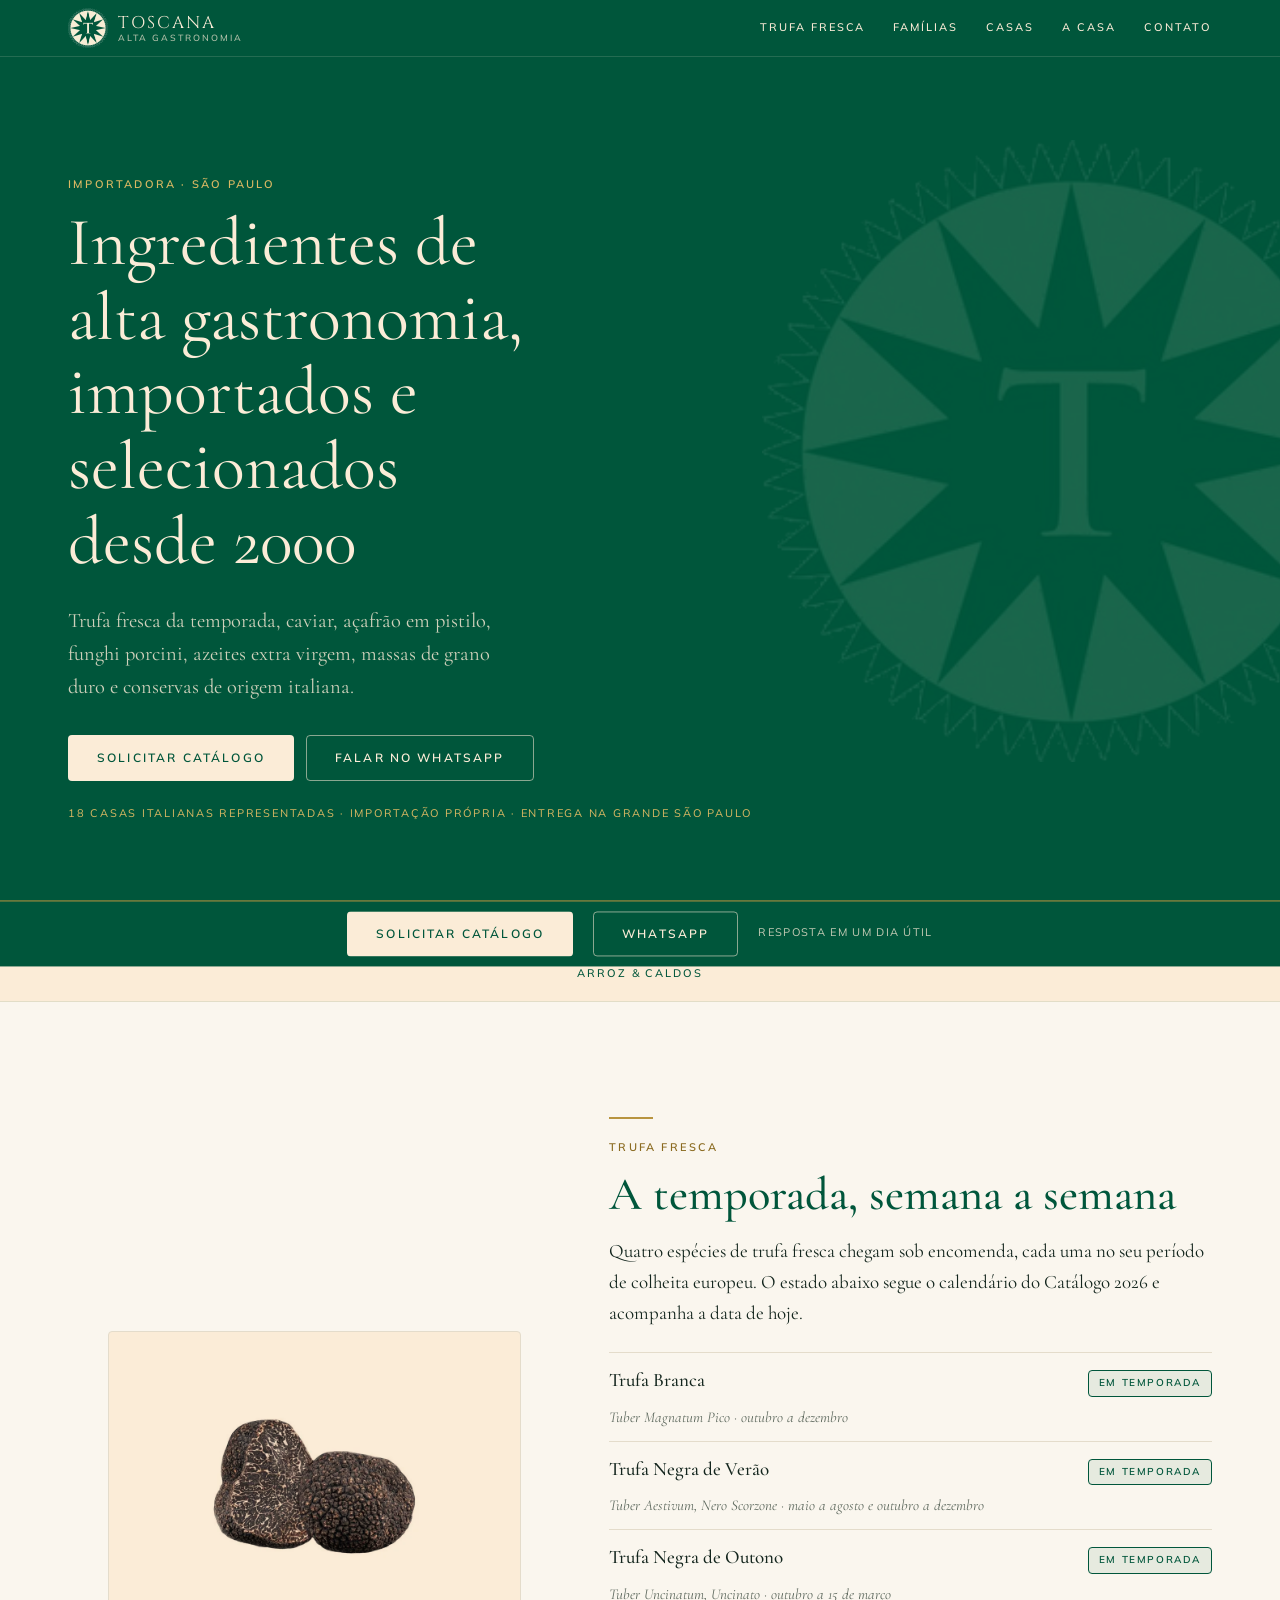
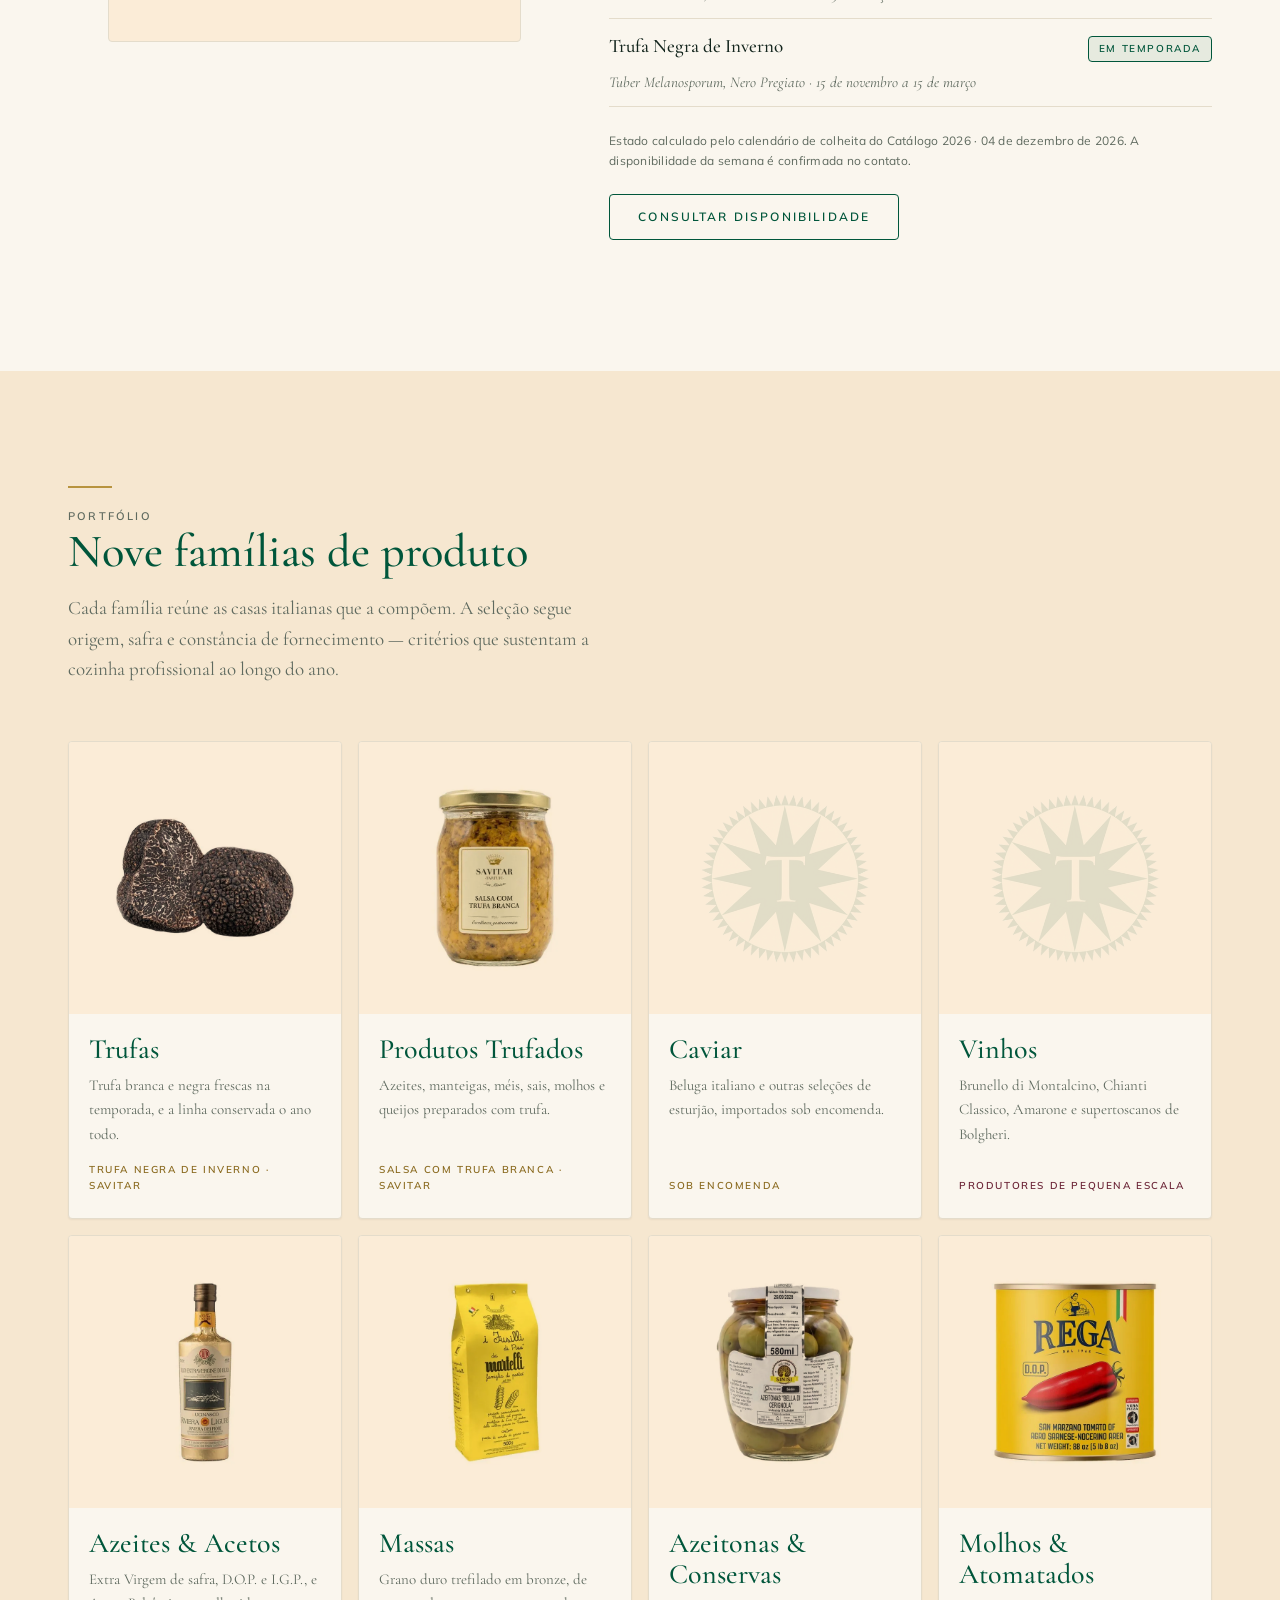
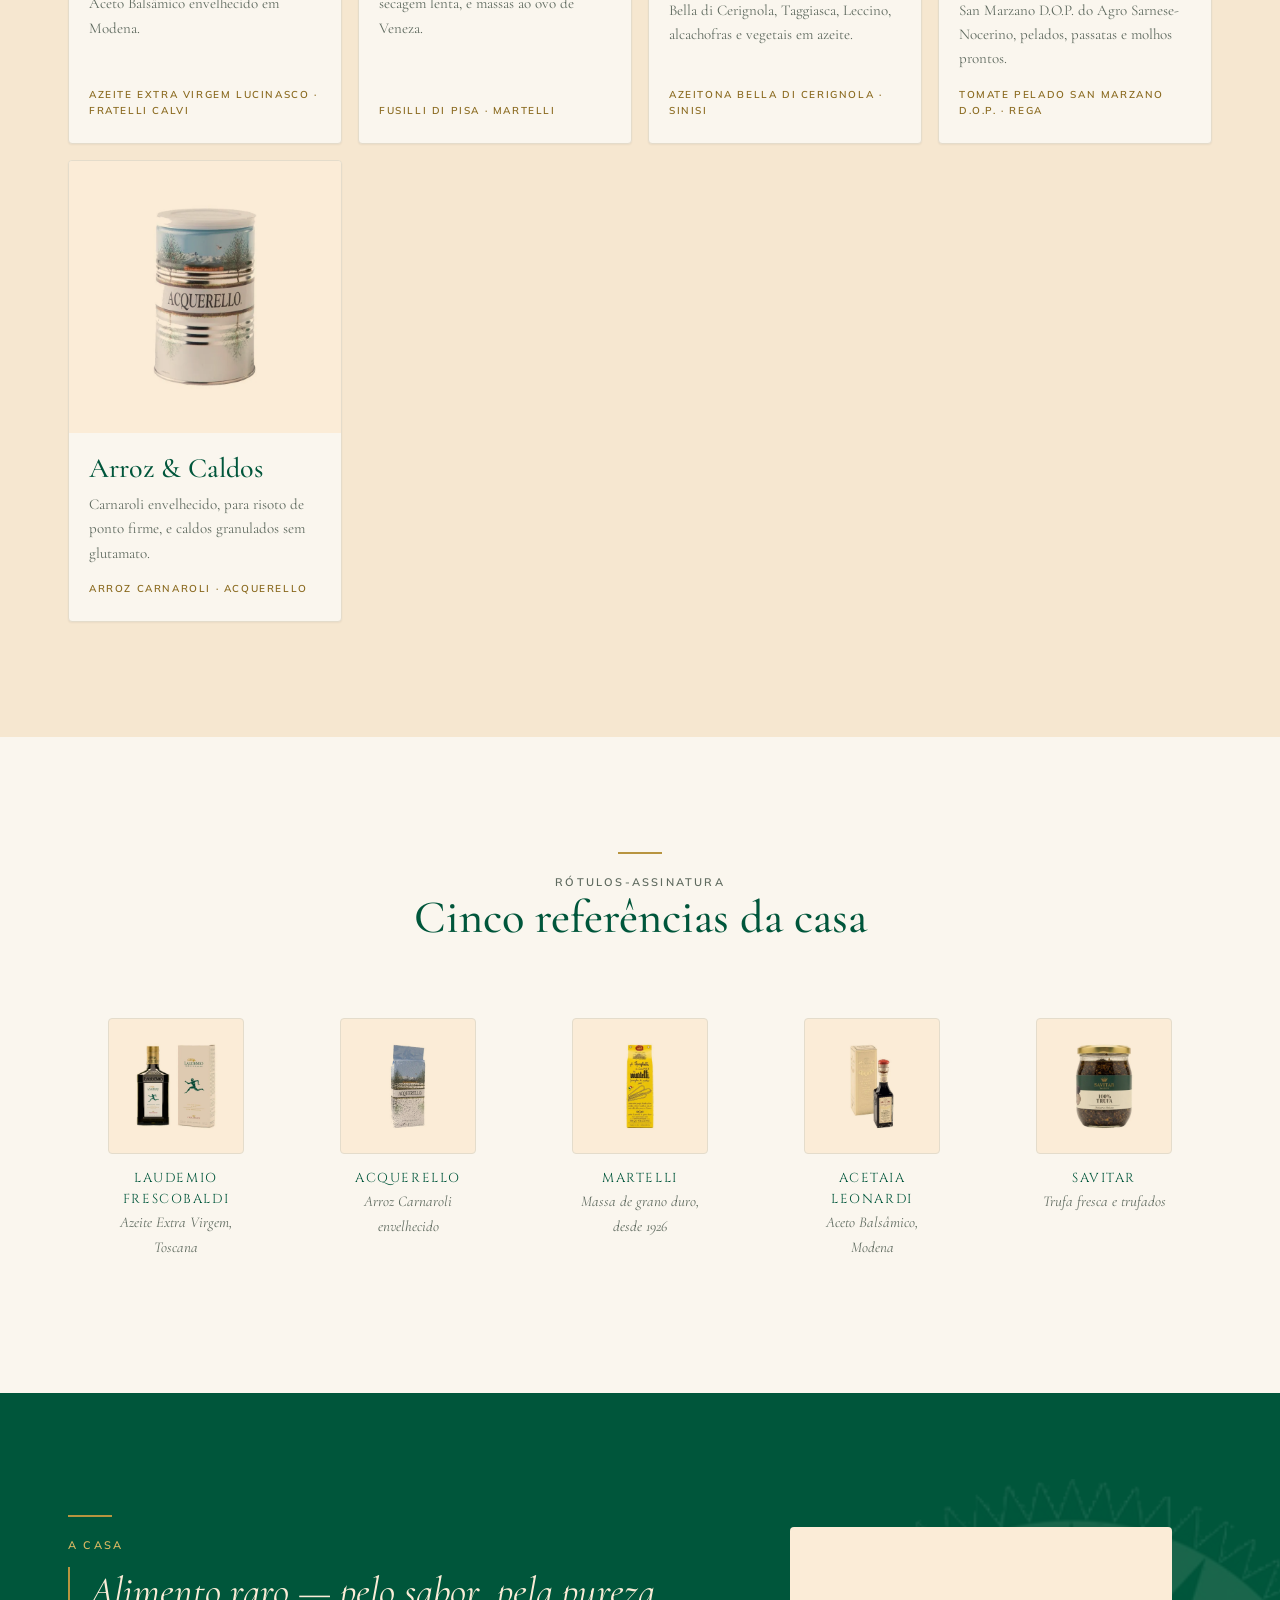
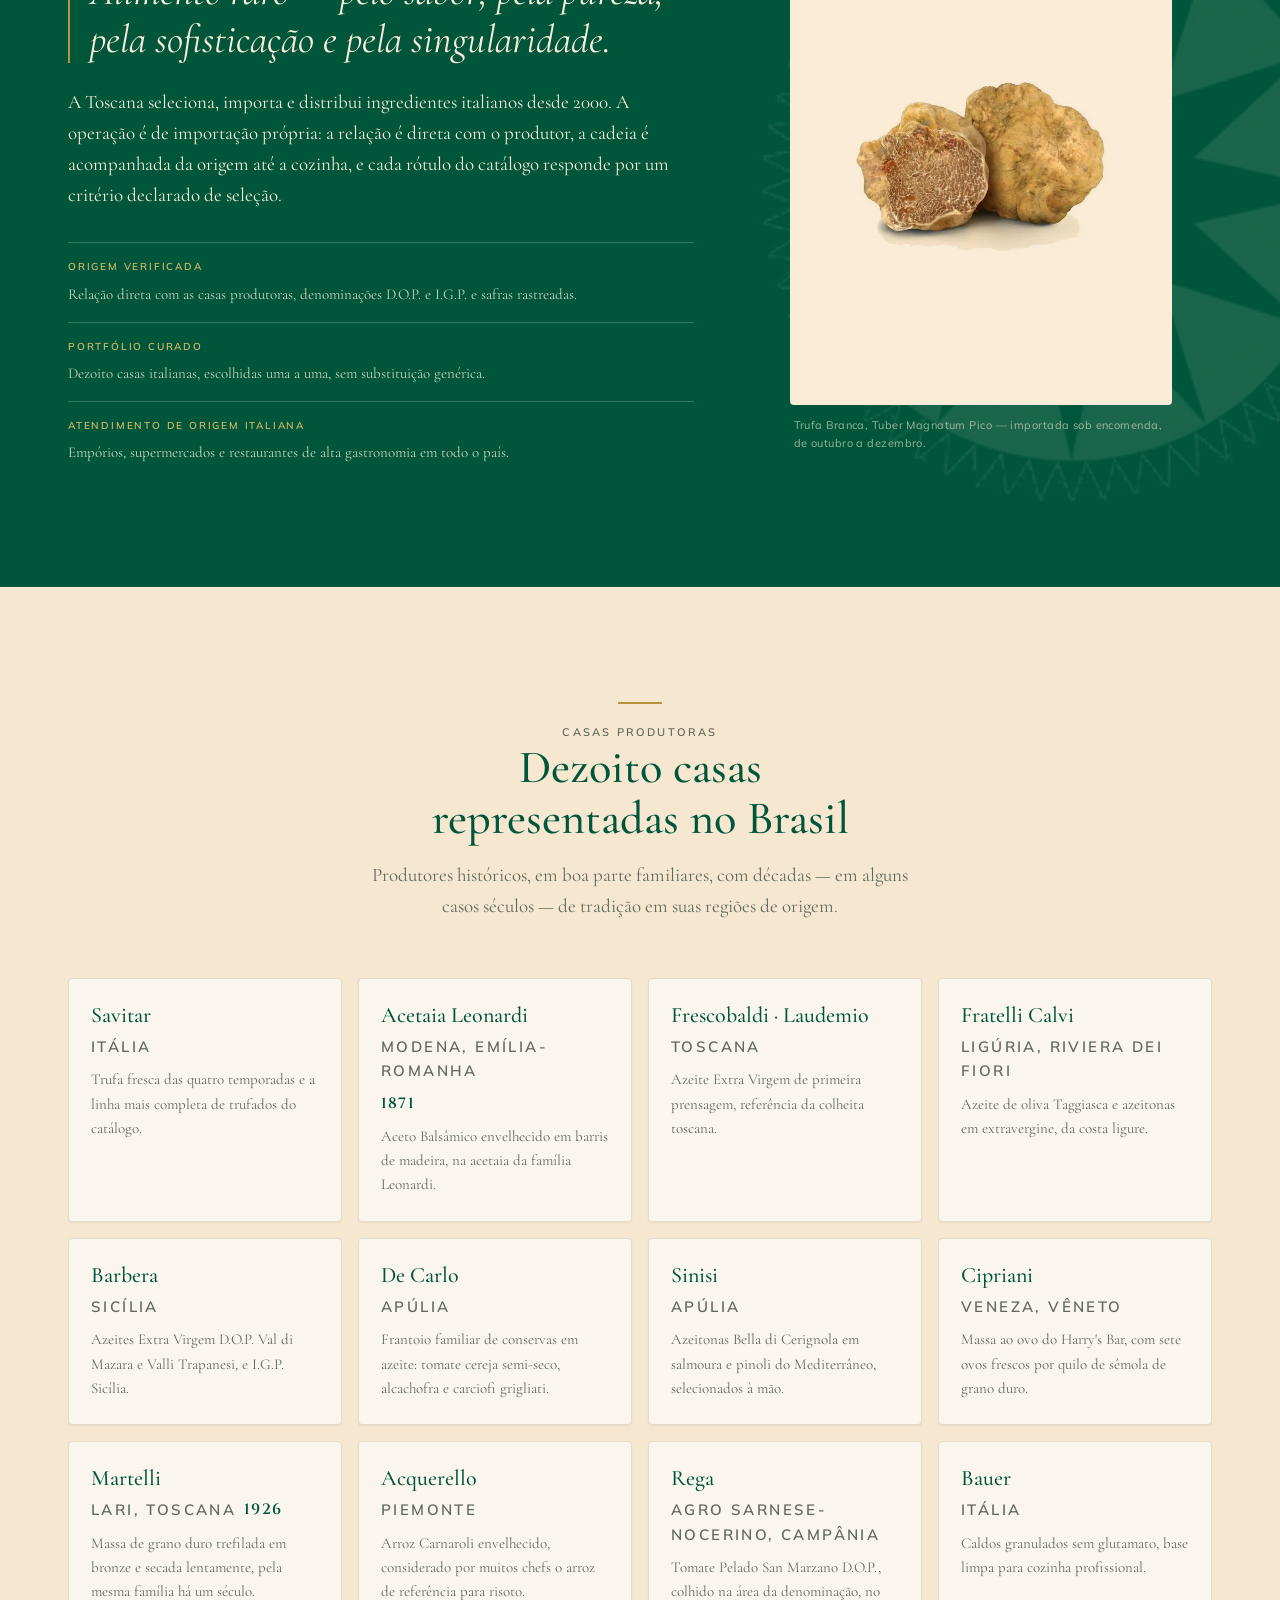
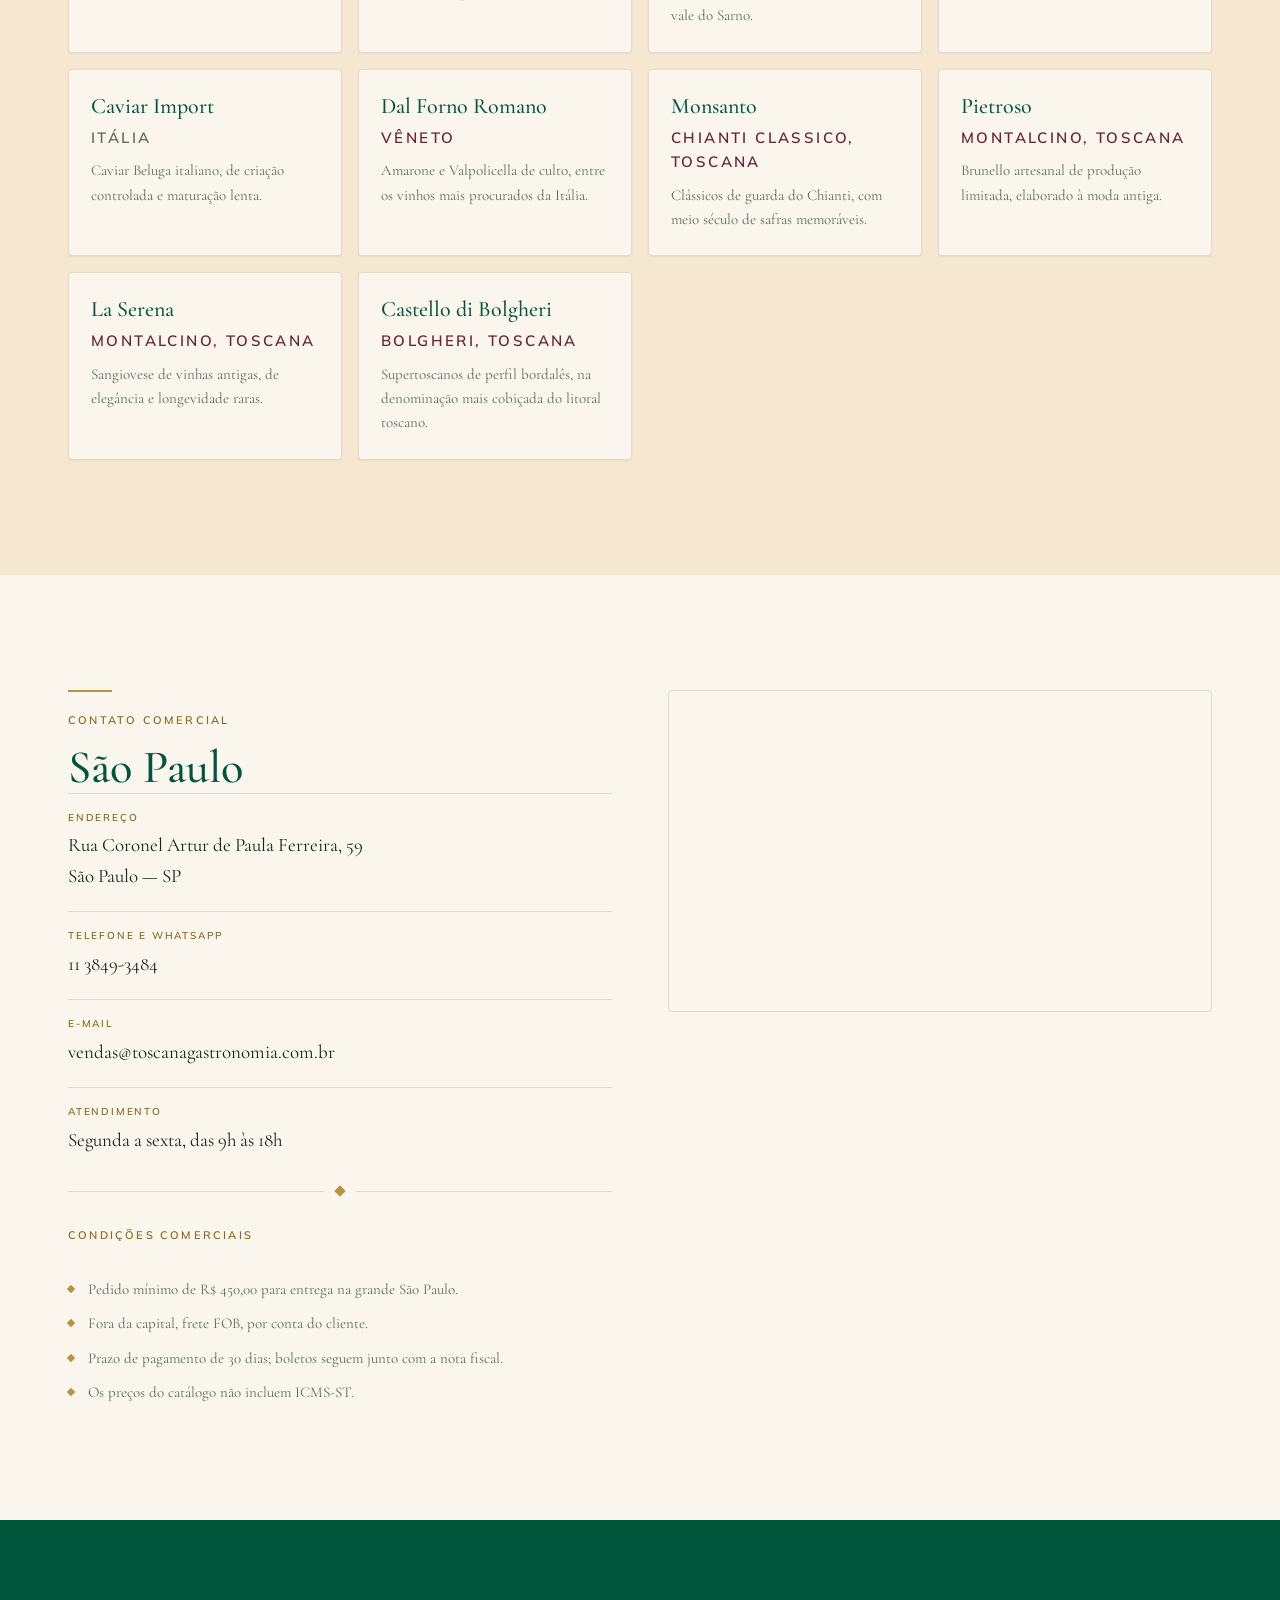
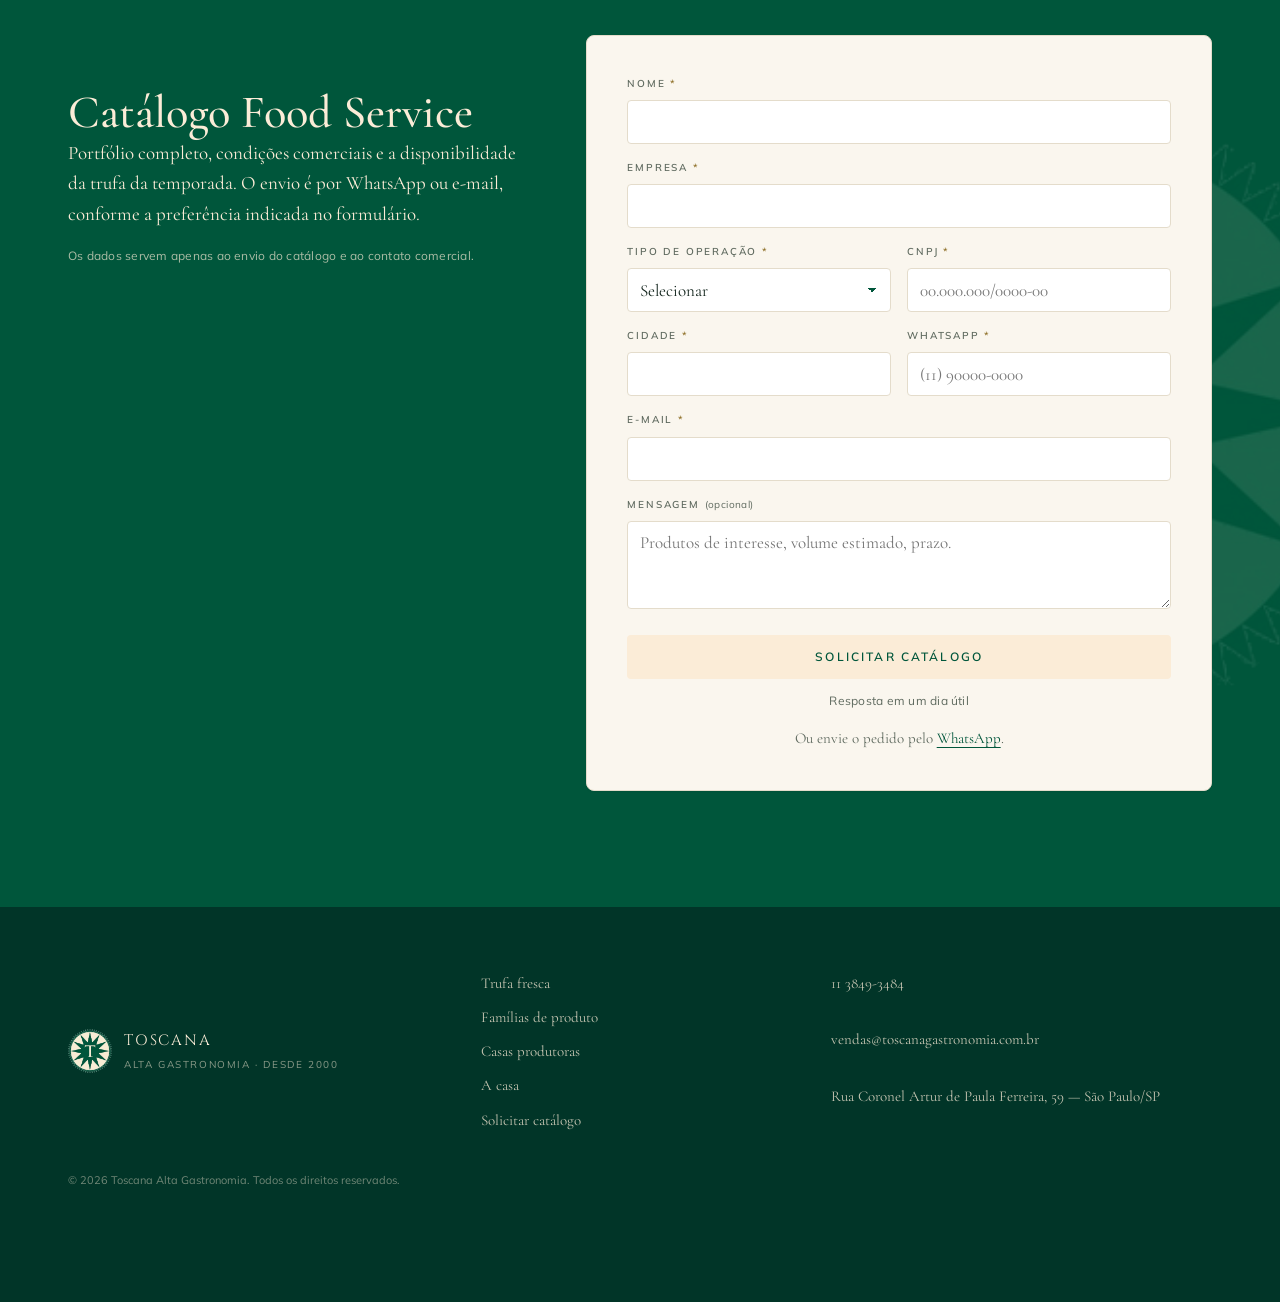
<file: toscana/index.html>
<!DOCTYPE html>
<html lang="pt-BR">
<head>
<meta charset="utf-8">
<meta name="viewport" content="width=device-width, initial-scale=1">
<title>Toscana Alta Gastronomia — Importadora de Trufa Fresca e Ingredientes Italianos em São Paulo</title>
<meta name="description" content="Importadora de trufa fresca, caviar, açafrão em pistilo, funghi porcini, azeites extra virgem, massas de grano duro e conservas de origem italiana. Atendimento a restaurantes, empórios e distribuidores em São Paulo desde 2000.">
<meta name="theme-color" content="#00563b">
<link rel="canonical" href="https://toscanagastronomia.com.br/">

<meta property="og:type" content="website">
<meta property="og:locale" content="pt_BR">
<meta property="og:site_name" content="Toscana Alta Gastronomia">
<meta property="og:title" content="Toscana Alta Gastronomia — Trufa fresca e ingredientes italianos">
<meta property="og:description" content="Importação própria de trufa fresca da temporada, caviar, azeites extra virgem, massas de grano duro e conservas italianas para restaurantes, empórios e distribuidores.">
<meta property="og:url" content="https://toscanagastronomia.com.br/">
<meta property="og:image" content="https://toscanagastronomia.com.br/assets/fotos/og-capa.jpg">
<meta property="og:image:alt" content="Trufa negra fresca inteira e cortada ao meio">
<meta name="twitter:card" content="summary_large_image">
<meta name="twitter:title" content="Toscana Alta Gastronomia">
<meta name="twitter:description" content="Importadora de trufa fresca e ingredientes italianos em São Paulo.">
<meta name="twitter:image" content="https://toscanagastronomia.com.br/assets/fotos/og-capa.jpg">

<link rel="icon" href="assets/img/logo-toscana.png" type="image/png">
<link rel="preconnect" href="https://fonts.googleapis.com">
<link rel="preconnect" href="https://fonts.gstatic.com" crossorigin>
<link rel="stylesheet" href="https://fonts.googleapis.com/css2?family=Cinzel:wght@400;600&family=Cormorant+Garamond:ital,wght@0,400;0,500;0,600;1,400;1,500&family=Mulish:wght@400;500;600&display=swap" media="print" onload="this.media='all'">
<noscript><link rel="stylesheet" href="https://fonts.googleapis.com/css2?family=Cinzel:wght@400;600&family=Cormorant+Garamond:ital,wght@0,400;0,500;0,600;1,400;1,500&family=Mulish:wght@400;500;600&display=swap"></noscript>
<link rel="stylesheet" href="assets/css/styles.css">
<script>document.documentElement.className += ' js';</script>

<script type="application/ld+json">
{
  "@context": "https://schema.org",
  "@graph": [
    {
      "@type": "Organization",
      "@id": "https://toscanagastronomia.com.br/#empresa",
      "name": "Toscana Alta Gastronomia",
      "alternateName": "Toscana Importadora",
      "description": "Importação e distribuição de ingredientes italianos de alta gastronomia: trufa fresca, caviar, açafrão, funghi, azeites extra virgem, massas, conservas e vinhos.",
      "url": "https://toscanagastronomia.com.br/",
      "logo": "https://toscanagastronomia.com.br/assets/img/logo-toscana.png",
      "email": "vendas@toscanagastronomia.com.br",
      "telephone": "+551138493484",
      "foundingDate": "2000",
      "areaServed": { "@type": "State", "name": "São Paulo" },
      "address": {
        "@type": "PostalAddress",
        "streetAddress": "Rua Coronel Artur de Paula Ferreira, 59",
        "addressLocality": "São Paulo",
        "addressRegion": "SP",
        "addressCountry": "BR"
      }
    },
    {
      "@type": "Product",
      "name": "Trufa Fresca Branca",
      "alternateName": "Tuber Magnatum Pico",
      "description": "A mais rara das trufas, importada sob encomenda conforme a colheita — período de outubro a dezembro. Sazonal e perecível, vendida por peso.",
      "category": "Trufa fresca",
      "brand": { "@type": "Brand", "name": "Savitar" },
      "offers": { "@type": "Offer", "availability": "https://schema.org/LimitedAvailability", "priceCurrency": "BRL", "seller": { "@id": "https://toscanagastronomia.com.br/#empresa" } }
    },
    {
      "@type": "Product",
      "name": "Trufa Fresca Negra de Inverno",
      "alternateName": "Tuber Melanosporum",
      "description": "A nobre trufa negra de inverno, também chamada Nero Pregiato, importada fresca sob encomenda — período de 15 de novembro a 15 de março.",
      "category": "Trufa fresca",
      "brand": { "@type": "Brand", "name": "Savitar" },
      "offers": { "@type": "Offer", "availability": "https://schema.org/LimitedAvailability", "priceCurrency": "BRL", "seller": { "@id": "https://toscanagastronomia.com.br/#empresa" } }
    },
    {
      "@type": "Product",
      "name": "Trufa Fresca Negra de Verão",
      "alternateName": "Tuber Aestivum Vitt",
      "description": "Trufa negra de verão, também chamada Nero Scorzone, mais suave e acessível — período de maio a agosto e de outubro a dezembro.",
      "category": "Trufa fresca",
      "brand": { "@type": "Brand", "name": "Savitar" },
      "offers": { "@type": "Offer", "availability": "https://schema.org/LimitedAvailability", "priceCurrency": "BRL", "seller": { "@id": "https://toscanagastronomia.com.br/#empresa" } }
    },
    {
      "@type": "Product",
      "name": "Trufa Fresca Negra de Outono",
      "alternateName": "Tuber Uncinatum Chatin",
      "description": "Trufa negra de outono, também chamada Uncinato, saborosa e versátil — período de outubro a 15 de março.",
      "category": "Trufa fresca",
      "brand": { "@type": "Brand", "name": "Savitar" },
      "offers": { "@type": "Offer", "availability": "https://schema.org/LimitedAvailability", "priceCurrency": "BRL", "seller": { "@id": "https://toscanagastronomia.com.br/#empresa" } }
    }
  ]
}
</script>
</head>
<body>
<a class="skip-link" href="#conteudo">Ir para o conteúdo</a>

<header class="header">
  <div class="header__inner">
    <a class="logo" href="#topo" aria-label="Toscana Alta Gastronomia — início">
      <img class="logo__medalhao" src="assets/img/logo-toscana.png" alt="" width="40" height="40" decoding="async">
      <span class="logo__texto">
        <strong>Toscana</strong>
        <span>Alta Gastronomia</span>
      </span>
    </a>

    <nav class="nav" id="menu" aria-label="Navegação principal">
      <a href="#trufa-fresca">Trufa fresca</a>
      <a href="#familias">Famílias</a>
      <a href="#casas">Casas</a>
      <a href="#a-casa">A casa</a>
      <a href="#contato">Contato</a>
    </nav>

    <button class="nav-toggle" type="button" aria-expanded="false" aria-controls="menu" aria-label="Abrir menu">
      <span></span><span></span><span></span>
    </button>
  </div>
</header>

<main id="conteudo">

  <!-- ============ ABERTURA ============ -->
  <section class="painel abertura" id="topo">
    <img class="medalhao" src="assets/img/logo-toscana.png" alt="" aria-hidden="true" width="620" height="709" decoding="async">
    <div class="container">
      <p class="rotulo surge">Importadora · São Paulo</p>
      <h1 class="surge">Ingredientes de alta gastronomia, importados e selecionados desde 2000</h1>
      <p class="abertura__sub surge">Trufa fresca da temporada, caviar, açafrão em pistilo, funghi porcini,
        azeites extra virgem, massas de grano duro e conservas de origem italiana.</p>

      <div class="abertura__acoes surge">
        <a class="btn btn--primario" href="#catalogo">Solicitar catálogo</a>
        <a class="btn btn--secundario" href="https://wa.me/551138493484?text=Ol%C3%A1%2C%20gostaria%20de%20conhecer%20o%20portf%C3%B3lio%20da%20Toscana."
           target="_blank" rel="noopener">Falar no WhatsApp</a>
      </div>
      <p class="abertura__prova surge">18 casas italianas representadas · Importação própria · Entrega na grande São Paulo</p>
    </div>
  </section>

  <nav class="familias-faixa" aria-label="As nove famílias de produtos">
    <ul>
      <li><a href="#familias">Trufas</a></li>
      <li><a href="#familias">Produtos Trufados</a></li>
      <li><a href="#familias">Caviar</a></li>
      <li><a href="#familias">Vinhos</a></li>
      <li><a href="#familias">Azeites &amp; Acetos</a></li>
      <li><a href="#familias">Massas</a></li>
      <li><a href="#familias">Azeitonas &amp; Conservas</a></li>
      <li><a href="#familias">Molhos &amp; Atomatados</a></li>
      <li><a href="#familias">Arroz &amp; Caldos</a></li>
    </ul>
  </nav>

  <!-- ============ TRUFA DA TEMPORADA ============ -->
  <section class="secao" id="trufa-fresca">
    <div class="container temporada">
      <figure class="temporada__foto surge">
        <picture>
          <source srcset="assets/fotos/cat-trufas.webp" type="image/webp">
          <img src="assets/fotos/cat-trufas.jpg" width="640" height="640" loading="lazy" decoding="async"
               alt="Trufa negra fresca, uma inteira e outra cortada ao meio, mostrando o veio branco interno">
        </picture>
      </figure>

      <div>
        <span class="regua surge" aria-hidden="true"></span>
        <p class="rotulo surge">Trufa fresca</p>
        <h2 class="surge">A temporada, semana a semana</h2>
        <p class="surge">Quatro espécies de trufa fresca chegam sob encomenda, cada uma no seu período de colheita
          europeu. O estado abaixo segue o calendário do Catálogo 2026 e acompanha a data de hoje.</p>

        <ul class="estados surge" id="estados-trufa">
          <li data-especie="branca">
            <b>Trufa Branca</b>
            <span class="selo selo--fora">—</span>
            <i>Tuber Magnatum Pico · outubro a dezembro</i>
          </li>
          <li data-especie="verao">
            <b>Trufa Negra de Verão</b>
            <span class="selo selo--fora">—</span>
            <i>Tuber Aestivum, Nero Scorzone · maio a agosto e outubro a dezembro</i>
          </li>
          <li data-especie="outono">
            <b>Trufa Negra de Outono</b>
            <span class="selo selo--fora">—</span>
            <i>Tuber Uncinatum, Uncinato · outubro a 15 de março</i>
          </li>
          <li data-especie="inverno">
            <b>Trufa Negra de Inverno</b>
            <span class="selo selo--fora">—</span>
            <i>Tuber Melanosporum, Nero Pregiato · 15 de novembro a 15 de março</i>
          </li>
        </ul>

        <p class="nota surge" id="atualizacao-trufa">Estado calculado pelo calendário de colheita.</p>

        <p class="surge" style="margin-top:1.5rem">
          <a class="btn btn--secundario" href="https://wa.me/551138493484?text=Ol%C3%A1%2C%20gostaria%20de%20consultar%20a%20disponibilidade%20de%20trufa%20fresca."
             target="_blank" rel="noopener">Consultar disponibilidade</a>
        </p>
      </div>
    </div>
  </section>

  <!-- ============ FAMÍLIAS ============ -->
  <section class="secao secao--creme" id="familias">
    <div class="container">
      <header class="cabecalho surge">
        <span class="regua" aria-hidden="true"></span>
        <p class="rotulo">Portfólio</p>
        <h2>Nove famílias de produto</h2>
        <p>Cada família reúne as casas italianas que a compõem. A seleção segue origem, safra e constância de
          fornecimento — critérios que sustentam a cozinha profissional ao longo do ano.</p>
      </header>

      <div class="grade">
        <a class="ficha surge" href="#trufa-fresca">
          <div class="ficha__foto">
            <picture>
              <source srcset="assets/fotos/cat-trufas.webp" type="image/webp">
              <img src="assets/fotos/cat-trufas.jpg" width="640" height="640" loading="lazy" decoding="async"
                   alt="Trufa negra fresca inteira e cortada ao meio">
            </picture>
          </div>
          <div class="ficha__corpo">
            <h3>Trufas</h3>
            <p>Trufa branca e negra frescas na temporada, e a linha conservada o ano todo.</p>
            <span class="ficha__meta">Trufa Negra de Inverno · Savitar</span>
          </div>
        </a>

        <a class="ficha surge" href="#catalogo">
          <div class="ficha__foto">
            <picture>
              <source srcset="assets/fotos/cat-trufados.webp" type="image/webp">
              <img src="assets/fotos/cat-trufados.jpg" width="640" height="640" loading="lazy" decoding="async"
                   alt="Pote de salsa com trufa branca Savitar">
            </picture>
          </div>
          <div class="ficha__corpo">
            <h3>Produtos Trufados</h3>
            <p>Azeites, manteigas, méis, sais, molhos e queijos preparados com trufa.</p>
            <span class="ficha__meta">Salsa com Trufa Branca · Savitar</span>
          </div>
        </a>

        <a class="ficha surge" href="#catalogo">
          <div class="ficha__foto ficha__foto--aguardando">
            <img src="assets/img/logo-toscana.png" alt="" aria-hidden="true" width="620" height="709" loading="lazy" decoding="async">
          </div>
          <div class="ficha__corpo">
            <h3>Caviar</h3>
            <p>Beluga italiano e outras seleções de esturjão, importados sob encomenda.</p>
            <span class="ficha__meta">Sob encomenda</span>
          </div>
        </a>

        <a class="ficha ficha--vinhos surge" href="#catalogo">
          <div class="ficha__foto ficha__foto--aguardando">
            <img src="assets/img/logo-toscana.png" alt="" aria-hidden="true" width="620" height="709" loading="lazy" decoding="async">
          </div>
          <div class="ficha__corpo">
            <h3>Vinhos</h3>
            <p>Brunello di Montalcino, Chianti Classico, Amarone e supertoscanos de Bolgheri.</p>
            <span class="ficha__meta">Produtores de pequena escala</span>
          </div>
        </a>

        <a class="ficha surge" href="#catalogo">
          <div class="ficha__foto">
            <picture>
              <source srcset="assets/fotos/cat-azeites.webp" type="image/webp">
              <img src="assets/fotos/cat-azeites.jpg" width="640" height="640" loading="lazy" decoding="async"
                   alt="Garrafa de azeite extra virgem Lucinasco, da Fratelli Calvi">
            </picture>
          </div>
          <div class="ficha__corpo">
            <h3>Azeites &amp; Acetos</h3>
            <p>Extra Virgem de safra, D.O.P. e I.G.P., e Aceto Balsâmico envelhecido em Modena.</p>
            <span class="ficha__meta">Azeite Extra Virgem Lucinasco · Fratelli Calvi</span>
          </div>
        </a>

        <a class="ficha surge" href="#catalogo">
          <div class="ficha__foto">
            <picture>
              <source srcset="assets/fotos/cat-massas.webp" type="image/webp">
              <img src="assets/fotos/cat-massas.jpg" width="640" height="640" loading="lazy" decoding="async"
                   alt="Pacote amarelo de Fusilli di Pisa, da Martelli">
            </picture>
          </div>
          <div class="ficha__corpo">
            <h3>Massas</h3>
            <p>Grano duro trefilado em bronze, de secagem lenta, e massas ao ovo de Veneza.</p>
            <span class="ficha__meta">Fusilli di Pisa · Martelli</span>
          </div>
        </a>

        <a class="ficha surge" href="#catalogo">
          <div class="ficha__foto">
            <picture>
              <source srcset="assets/fotos/cat-azeitonas.webp" type="image/webp">
              <img src="assets/fotos/cat-azeitonas.jpg" width="640" height="640" loading="lazy" decoding="async"
                   alt="Vidro de azeitonas Bella di Cerignola, da Sinisi">
            </picture>
          </div>
          <div class="ficha__corpo">
            <h3>Azeitonas &amp; Conservas</h3>
            <p>Bella di Cerignola, Taggiasca, Leccino, alcachofras e vegetais em azeite.</p>
            <span class="ficha__meta">Azeitona Bella di Cerignola · Sinisi</span>
          </div>
        </a>

        <a class="ficha surge" href="#catalogo">
          <div class="ficha__foto">
            <picture>
              <source srcset="assets/fotos/cat-molhos.webp" type="image/webp">
              <img src="assets/fotos/cat-molhos.jpg" width="640" height="640" loading="lazy" decoding="async"
                   alt="Lata de tomate San Marzano D.O.P. da Rega">
            </picture>
          </div>
          <div class="ficha__corpo">
            <h3>Molhos &amp; Atomatados</h3>
            <p>San Marzano D.O.P. do Agro Sarnese-Nocerino, pelados, passatas e molhos prontos.</p>
            <span class="ficha__meta">Tomate Pelado San Marzano D.O.P. · Rega</span>
          </div>
        </a>

        <a class="ficha surge" href="#catalogo">
          <div class="ficha__foto">
            <picture>
              <source srcset="assets/fotos/cat-arroz.webp" type="image/webp">
              <img src="assets/fotos/cat-arroz.jpg" width="640" height="640" loading="lazy" decoding="async"
                   alt="Lata de arroz carnaroli Acquerello">
            </picture>
          </div>
          <div class="ficha__corpo">
            <h3>Arroz &amp; Caldos</h3>
            <p>Carnaroli envelhecido, para risoto de ponto firme, e caldos granulados sem glutamato.</p>
            <span class="ficha__meta">Arroz Carnaroli · Acquerello</span>
          </div>
        </a>
      </div>
    </div>
  </section>

  <!-- ============ RÓTULOS-ASSINATURA ============ -->
  <section class="secao">
    <div class="container">
      <header class="cabecalho cabecalho--centro surge">
        <span class="regua" aria-hidden="true"></span>
        <p class="rotulo">Rótulos-assinatura</p>
        <h2>Cinco referências da casa</h2>
      </header>

      <div class="assinaturas">
        <figure class="assinatura surge">
          <div class="assinatura__foto">
            <picture>
              <source srcset="assets/fotos/marca-frescobaldi-laudemio.webp" type="image/webp">
              <img src="assets/fotos/marca-frescobaldi-laudemio.jpg" width="640" height="640" loading="lazy" decoding="async"
                   alt="Garrafa e estojo do azeite Laudemio, da Frescobaldi">
            </picture>
          </div>
          <figcaption><b>Laudemio Frescobaldi</b><span>Azeite Extra Virgem, Toscana</span></figcaption>
        </figure>

        <figure class="assinatura surge">
          <div class="assinatura__foto">
            <picture>
              <source srcset="assets/fotos/marca-acquerello.webp" type="image/webp">
              <img src="assets/fotos/marca-acquerello.jpg" width="640" height="640" loading="lazy" decoding="async"
                   alt="Pacote de arroz carnaroli Acquerello">
            </picture>
          </div>
          <figcaption><b>Acquerello</b><span>Arroz Carnaroli envelhecido</span></figcaption>
        </figure>

        <figure class="assinatura surge">
          <div class="assinatura__foto">
            <picture>
              <source srcset="assets/fotos/marca-martelli.webp" type="image/webp">
              <img src="assets/fotos/marca-martelli.jpg" width="640" height="640" loading="lazy" decoding="async"
                   alt="Pacote amarelo de spaghetti Martelli">
            </picture>
          </div>
          <figcaption><b>Martelli</b><span>Massa de grano duro, desde 1926</span></figcaption>
        </figure>

        <figure class="assinatura surge">
          <div class="assinatura__foto">
            <picture>
              <source srcset="assets/fotos/marca-leonardi.webp" type="image/webp">
              <img src="assets/fotos/marca-leonardi.jpg" width="640" height="640" loading="lazy" decoding="async"
                   alt="Frasco e estojo de aceto balsâmico Leonardi">
            </picture>
          </div>
          <figcaption><b>Acetaia Leonardi</b><span>Aceto Balsâmico, Modena</span></figcaption>
        </figure>

        <figure class="assinatura surge">
          <div class="assinatura__foto">
            <picture>
              <source srcset="assets/fotos/marca-savitar.webp" type="image/webp">
              <img src="assets/fotos/marca-savitar.jpg" width="640" height="640" loading="lazy" decoding="async"
                   alt="Pote de creme 100% trufa Savitar">
            </picture>
          </div>
          <figcaption><b>Savitar</b><span>Trufa fresca e trufados</span></figcaption>
        </figure>
      </div>
    </div>
  </section>

  <!-- ============ A CASA ============ -->
  <section class="painel secao" id="a-casa">
    <img class="medalhao" src="assets/img/logo-toscana.png" alt="" aria-hidden="true" width="620" height="709" loading="lazy" decoding="async">
    <div class="container casa">
      <div>
        <span class="regua surge" aria-hidden="true"></span>
        <p class="rotulo surge">A casa</p>
        <blockquote class="lema surge">Alimento raro — pelo sabor, pela pureza, pela sofisticação e pela
          singularidade.</blockquote>
        <p class="surge">A Toscana seleciona, importa e distribui ingredientes italianos desde 2000. A operação é de
          importação própria: a relação é direta com o produtor, a cadeia é acompanhada da origem até a cozinha, e
          cada rótulo do catálogo responde por um critério declarado de seleção.</p>

        <dl class="casa__lista">
          <div class="surge">
            <dt>Origem verificada</dt>
            <dd>Relação direta com as casas produtoras, denominações D.O.P. e I.G.P. e safras rastreadas.</dd>
          </div>
          <div class="surge">
            <dt>Portfólio curado</dt>
            <dd>Dezoito casas italianas, escolhidas uma a uma, sem substituição genérica.</dd>
          </div>
          <div class="surge">
            <dt>Atendimento de origem italiana</dt>
            <dd>Empórios, supermercados e restaurantes de alta gastronomia em todo o país.</dd>
          </div>
        </dl>
      </div>

      <figure class="casa__foto surge">
        <picture>
          <source srcset="assets/fotos/porque-toscana.webp" type="image/webp">
          <img src="assets/fotos/porque-toscana.jpg" width="640" height="640" loading="lazy" decoding="async"
               alt="Trufa branca fresca, uma inteira e outra cortada, mostrando o veio interno">
        </picture>
        <figcaption>Trufa Branca, Tuber Magnatum Pico — importada sob encomenda, de outubro a dezembro.</figcaption>
      </figure>
    </div>
  </section>

  <!-- ============ CASAS PRODUTORAS ============ -->
  <section class="secao secao--creme" id="casas">
    <div class="container">
      <header class="cabecalho cabecalho--centro surge">
        <span class="regua" aria-hidden="true"></span>
        <p class="rotulo">Casas produtoras</p>
        <h2>Dezoito casas representadas no Brasil</h2>
        <p>Produtores históricos, em boa parte familiares, com décadas — em alguns casos séculos — de tradição em
          suas regiões de origem.</p>
      </header>

      <div class="casas">
        <article class="casa-ficha surge">
          <h3>Savitar</h3>
          <p class="casa-ficha__origem"><span>Itália</span></p>
          <p>Trufa fresca das quatro temporadas e a linha mais completa de trufados do catálogo.</p>
        </article>

        <article class="casa-ficha surge">
          <h3>Acetaia Leonardi</h3>
          <p class="casa-ficha__origem"><span>Modena, Emília-Romanha</span><span class="casa-ficha__ano">1871</span></p>
          <p>Aceto Balsâmico envelhecido em barris de madeira, na acetaia da família Leonardi.</p>
        </article>

        <article class="casa-ficha surge">
          <h3>Frescobaldi · Laudemio</h3>
          <p class="casa-ficha__origem"><span>Toscana</span></p>
          <p>Azeite Extra Virgem de primeira prensagem, referência da colheita toscana.</p>
        </article>

        <article class="casa-ficha surge">
          <h3>Fratelli Calvi</h3>
          <p class="casa-ficha__origem"><span>Ligúria, Riviera dei Fiori</span></p>
          <p>Azeite de oliva Taggiasca e azeitonas em extravergine, da costa ligure.</p>
        </article>

        <article class="casa-ficha surge">
          <h3>Barbera</h3>
          <p class="casa-ficha__origem"><span>Sicília</span></p>
          <p>Azeites Extra Virgem D.O.P. Val di Mazara e Valli Trapanesi, e I.G.P. Sicília.</p>
        </article>

        <article class="casa-ficha surge">
          <h3>De Carlo</h3>
          <p class="casa-ficha__origem"><span>Apúlia</span></p>
          <p>Frantoio familiar de conservas em azeite: tomate cereja semi-seco, alcachofra e carciofi grigliati.</p>
        </article>

        <article class="casa-ficha surge">
          <h3>Sinisi</h3>
          <p class="casa-ficha__origem"><span>Apúlia</span></p>
          <p>Azeitonas Bella di Cerignola em salmoura e pinoli do Mediterrâneo, selecionados à mão.</p>
        </article>

        <article class="casa-ficha surge">
          <h3>Cipriani</h3>
          <p class="casa-ficha__origem"><span>Veneza, Vêneto</span></p>
          <p>Massa ao ovo do Harry's Bar, com sete ovos frescos por quilo de sêmola de grano duro.</p>
        </article>

        <article class="casa-ficha surge">
          <h3>Martelli</h3>
          <p class="casa-ficha__origem"><span>Lari, Toscana</span><span class="casa-ficha__ano">1926</span></p>
          <p>Massa de grano duro trefilada em bronze e secada lentamente, pela mesma família há um século.</p>
        </article>

        <article class="casa-ficha surge">
          <h3>Acquerello</h3>
          <p class="casa-ficha__origem"><span>Piemonte</span></p>
          <p>Arroz Carnaroli envelhecido, considerado por muitos chefs o arroz de referência para risoto.</p>
        </article>

        <article class="casa-ficha surge">
          <h3>Rega</h3>
          <p class="casa-ficha__origem"><span>Agro Sarnese-Nocerino, Campânia</span></p>
          <p>Tomate Pelado San Marzano D.O.P., colhido na área da denominação, no vale do Sarno.</p>
        </article>

        <article class="casa-ficha surge">
          <h3>Bauer</h3>
          <p class="casa-ficha__origem"><span>Itália</span></p>
          <p>Caldos granulados sem glutamato, base limpa para cozinha profissional.</p>
        </article>

        <article class="casa-ficha surge">
          <h3>Caviar Import</h3>
          <p class="casa-ficha__origem"><span>Itália</span></p>
          <p>Caviar Beluga italiano, de criação controlada e maturação lenta.</p>
        </article>

        <article class="casa-ficha casa-ficha--vinho surge">
          <h3>Dal Forno Romano</h3>
          <p class="casa-ficha__origem"><span>Vêneto</span></p>
          <p>Amarone e Valpolicella de culto, entre os vinhos mais procurados da Itália.</p>
        </article>

        <article class="casa-ficha casa-ficha--vinho surge">
          <h3>Monsanto</h3>
          <p class="casa-ficha__origem"><span>Chianti Classico, Toscana</span></p>
          <p>Clássicos de guarda do Chianti, com meio século de safras memoráveis.</p>
        </article>

        <article class="casa-ficha casa-ficha--vinho surge">
          <h3>Pietroso</h3>
          <p class="casa-ficha__origem"><span>Montalcino, Toscana</span></p>
          <p>Brunello artesanal de produção limitada, elaborado à moda antiga.</p>
        </article>

        <article class="casa-ficha casa-ficha--vinho surge">
          <h3>La Serena</h3>
          <p class="casa-ficha__origem"><span>Montalcino, Toscana</span></p>
          <p>Sangiovese de vinhas antigas, de elegância e longevidade raras.</p>
        </article>

        <article class="casa-ficha casa-ficha--vinho surge">
          <h3>Castello di Bolgheri</h3>
          <p class="casa-ficha__origem"><span>Bolgheri, Toscana</span></p>
          <p>Supertoscanos de perfil bordalês, na denominação mais cobiçada do litoral toscano.</p>
        </article>
      </div>
    </div>
  </section>

  <!-- ============ CONTATO COMERCIAL ============ -->
  <section class="secao" id="contato">
    <div class="container contato">
      <div>
        <span class="regua surge" aria-hidden="true"></span>
        <p class="rotulo surge">Contato comercial</p>
        <h2 class="surge">São Paulo</h2>

        <ul class="dados">
          <li class="surge">
            <span class="dados__rotulo">Endereço</span>
            <a href="https://www.google.com/maps/search/?api=1&query=Rua+Coronel+Artur+de+Paula+Ferreira%2C+59%2C+S%C3%A3o+Paulo+-+SP"
               target="_blank" rel="noopener">Rua Coronel Artur de Paula Ferreira, 59<br>São Paulo — SP</a>
          </li>
          <li class="surge">
            <span class="dados__rotulo">Telefone e WhatsApp</span>
            <a href="https://wa.me/551138493484" target="_blank" rel="noopener">11 3849-3484</a>
          </li>
          <li class="surge">
            <span class="dados__rotulo">E-mail</span>
            <a href="mailto:vendas@toscanagastronomia.com.br">vendas@toscanagastronomia.com.br</a>
          </li>
          <li class="surge">
            <span class="dados__rotulo">Atendimento</span>
            <span>Segunda a sexta, das 9h às 18h</span>
          </li>
        </ul>

        <div class="divisor surge" role="separator"><span></span></div>

        <p class="rotulo surge" style="margin-top:2rem">Condições comerciais</p>
        <ul class="condicoes">
          <li class="surge">Pedido mínimo de R$ 450,00 para entrega na grande São Paulo.</li>
          <li class="surge">Fora da capital, frete FOB, por conta do cliente.</li>
          <li class="surge">Prazo de pagamento de 30 dias; boletos seguem junto com a nota fiscal.</li>
          <li class="surge">Os preços do catálogo não incluem ICMS-ST.</li>
        </ul>
      </div>

      <div class="mapa surge">
        <iframe
          title="Mapa da sede: Rua Coronel Artur de Paula Ferreira, 59, São Paulo"
          src="https://www.google.com/maps?q=Rua%20Coronel%20Artur%20de%20Paula%20Ferreira%2C%2059%2C%20S%C3%A3o%20Paulo%20-%20SP&output=embed"
          loading="lazy" referrerpolicy="no-referrer-when-downgrade" allowfullscreen></iframe>
      </div>
    </div>
  </section>

  <!-- ============ CATÁLOGO ============ -->
  <section class="painel secao" id="catalogo">
    <img class="medalhao" src="assets/img/logo-toscana.png" alt="" aria-hidden="true" width="620" height="709" loading="lazy" decoding="async">
    <div class="container formulario">
      <div>
        <span class="regua surge" aria-hidden="true"></span>
        <p class="rotulo surge">Catálogo 2026</p>
        <h2 class="surge">Catálogo Food Service</h2>
        <p class="surge">Portfólio completo, condições comerciais e a disponibilidade da trufa da temporada.
          O envio é por WhatsApp ou e-mail, conforme a preferência indicada no formulário.</p>
        <p class="nota surge">Os dados servem apenas ao envio do catálogo e ao contato comercial.</p>
      </div>

      <div class="formulario__cartao surge">
        <form id="form-catalogo" novalidate>
          <div class="campo">
            <label for="nome">Nome <b aria-hidden="true">*</b></label>
            <input type="text" id="nome" name="nome" autocomplete="name" required>
            <p class="aviso-erro" data-erro-de="nome" hidden>Informe o nome.</p>
          </div>

          <div class="campo">
            <label for="empresa">Empresa <b aria-hidden="true">*</b></label>
            <input type="text" id="empresa" name="empresa" autocomplete="organization" required>
            <p class="aviso-erro" data-erro-de="empresa" hidden>Informe a empresa.</p>
          </div>

          <div class="dupla">
            <div class="campo">
              <label for="operacao">Tipo de operação <b aria-hidden="true">*</b></label>
              <select id="operacao" name="operacao" required>
                <option value="">Selecionar</option>
                <option>Restaurante</option>
                <option>Empório</option>
                <option>Supermercado</option>
                <option>Distribuidor</option>
                <option>Outro</option>
              </select>
              <p class="aviso-erro" data-erro-de="operacao" hidden>Selecione o tipo de operação.</p>
            </div>

            <div class="campo">
              <label for="cnpj">CNPJ <b aria-hidden="true">*</b></label>
              <input type="text" id="cnpj" name="cnpj" inputmode="numeric" placeholder="00.000.000/0000-00" required>
              <p class="aviso-erro" data-erro-de="cnpj" hidden>Informe um CNPJ com 14 dígitos.</p>
            </div>
          </div>

          <div class="dupla">
            <div class="campo">
              <label for="cidade">Cidade <b aria-hidden="true">*</b></label>
              <input type="text" id="cidade" name="cidade" autocomplete="address-level2" required>
              <p class="aviso-erro" data-erro-de="cidade" hidden>Informe a cidade.</p>
            </div>

            <div class="campo">
              <label for="whatsapp">WhatsApp <b aria-hidden="true">*</b></label>
              <input type="tel" id="whatsapp" name="whatsapp" inputmode="tel" autocomplete="tel"
                     placeholder="(11) 90000-0000" required>
              <p class="aviso-erro" data-erro-de="whatsapp" hidden>Informe um WhatsApp com DDD.</p>
            </div>
          </div>

          <div class="campo">
            <label for="email">E-mail <b aria-hidden="true">*</b></label>
            <input type="email" id="email" name="email" autocomplete="email" required>
            <p class="aviso-erro" data-erro-de="email" hidden>Informe um e-mail válido.</p>
          </div>

          <div class="campo">
            <label for="mensagem">Mensagem <span class="opcional">(opcional)</span></label>
            <textarea id="mensagem" name="mensagem" rows="3"
                      placeholder="Produtos de interesse, volume estimado, prazo."></textarea>
          </div>

          <button class="btn btn--primario btn--bloco" type="submit">Solicitar catálogo</button>
          <p class="nota" style="text-align:center;margin:.75rem 0 0">Resposta em um dia útil</p>

          <p class="retorno" id="retorno" role="status" aria-live="polite" hidden></p>
        </form>

        <p class="formulario__alt">Ou envie o pedido pelo
          <a href="https://wa.me/551138493484?text=Ol%C3%A1%2C%20gostaria%20de%20receber%20o%20cat%C3%A1logo%20da%20Toscana."
             target="_blank" rel="noopener">WhatsApp</a>.
        </p>
      </div>
    </div>
  </section>
</main>

<footer class="rodape">
  <div class="container rodape__inner">
    <div class="rodape__marca">
      <img src="assets/img/logo-toscana.png" alt="" aria-hidden="true" width="44" height="44" loading="lazy" decoding="async">
      <p>Toscana<span>Alta Gastronomia · desde 2000</span></p>
    </div>

    <nav aria-label="Rodapé">
      <a href="#trufa-fresca">Trufa fresca</a>
      <a href="#familias">Famílias de produto</a>
      <a href="#casas">Casas produtoras</a>
      <a href="#a-casa">A casa</a>
      <a href="#catalogo">Solicitar catálogo</a>
    </nav>

    <div class="rodape__contato">
      <a href="https://wa.me/551138493484" target="_blank" rel="noopener">11 3849-3484</a>
      <a href="mailto:vendas@toscanagastronomia.com.br">vendas@toscanagastronomia.com.br</a>
      <span>Rua Coronel Artur de Paula Ferreira, 59 — São Paulo/SP</span>
    </div>
  </div>
  <p class="rodape__legal container">© <span id="ano">2026</span> Toscana Alta Gastronomia. Todos os direitos reservados.</p>
</footer>

<div class="barra" id="barra-acao">
  <a class="btn btn--primario" href="#catalogo">Solicitar catálogo</a>
  <a class="btn btn--secundario" href="https://wa.me/551138493484?text=Ol%C3%A1%2C%20vim%20pelo%20site%20da%20Toscana."
     target="_blank" rel="noopener">WhatsApp</a>
  <p class="barra__promessa">Resposta em um dia útil</p>
</div>

<script src="assets/js/main.js" defer></script>
</body>
</html>
</file>
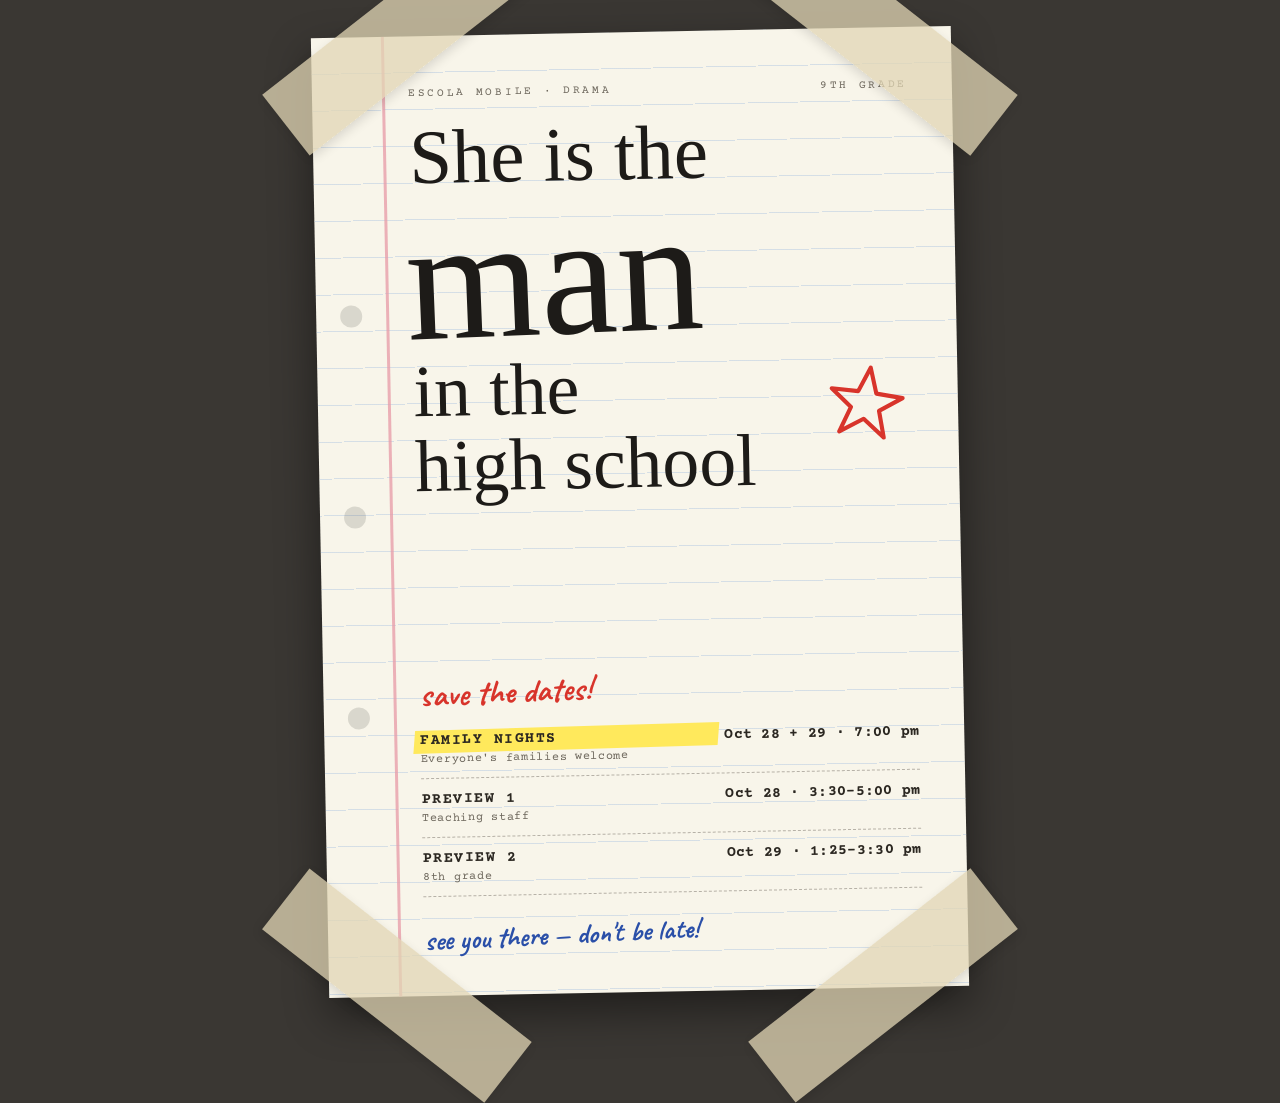
<file: poster.html>
<!DOCTYPE html>
<html lang="en">
<head>
<meta charset="utf-8">
<meta name="viewport" content="width=device-width, initial-scale=1">
<title>She Is the Man in the High School — Poster (hallway cut)</title>
<link rel="preconnect" href="https://fonts.googleapis.com">
<link rel="preconnect" href="https://fonts.gstatic.com" crossorigin>
<link href="https://fonts.googleapis.com/css2?family=Permanent+Marker&family=Caveat:wght@500;700&family=Courier+Prime:wght@400;700&display=swap" rel="stylesheet">
<style>
  :root{
    --paper:#F8F5EA;
    --rule:#B9CCE2;
    --margin:#E79AA6;
    --marker:#1D1B18;
    --pen:#2A4FA8;
    --redpen:#D8342B;
    --highlight:#FFE95C;
    --tape:rgba(226,214,180,.75);
  }
  *{box-sizing:border-box;margin:0;padding:0}
  body{
    background:#3A3733;
    display:flex;align-items:center;justify-content:center;
    min-height:100vh;padding:32px 16px;
    font-family:"Courier Prime",monospace;
  }

  .wall{position:relative;width:min(94vw,640px)}

  .poster{
    position:relative;
    width:100%;
    aspect-ratio:2/3;
    background:var(--paper);
    container-type:inline-size;
    transform:rotate(-1.1deg);
    box-shadow:0 18px 44px rgba(0,0,0,.45);
    overflow:hidden;
  }

  /* notebook paper */
  .poster::before{
    content:"";position:absolute;inset:0;z-index:0;
    background:
      repeating-linear-gradient(180deg,transparent 0 5.6cqw,var(--rule) 5.6cqw 5.75cqw);
    opacity:.55;
  }
  .marginline{
    position:absolute;top:0;bottom:0;left:11cqw;width:0.35cqw;
    background:var(--margin);opacity:.75;z-index:1;
  }
  .holes{position:absolute;left:3.5cqw;top:0;bottom:0;width:4cqw;z-index:1;
    display:flex;flex-direction:column;justify-content:space-evenly;align-items:center;padding:14cqw 0}
  .holes i{width:3.4cqw;height:3.4cqw;border-radius:50%;background:#3A3733;opacity:.16;display:block}

  /* tape */
  .tape{
    position:absolute;z-index:8;
    width:22cqw;height:6cqw;
    background:var(--tape);
    box-shadow:0 .3cqw .8cqw rgba(0,0,0,.12);
  }
  .tape.tl{top:-2.5cqw;left:-5cqw;transform:rotate(-38deg)}
  .tape.tr{top:-2.5cqw;right:-5cqw;transform:rotate(38deg)}
  .tape.bl{bottom:-2.5cqw;left:-5cqw;transform:rotate(38deg)}
  .tape.br{bottom:-2.5cqw;right:-5cqw;transform:rotate(-38deg)}

  .sheet{
    position:relative;z-index:4;
    height:100%;
    padding:8cqw 7cqw 7cqw 15cqw;
    display:flex;flex-direction:column;
  }

  /* typed header, like the school printer did it */
  .stamp{
    display:flex;justify-content:space-between;align-items:baseline;
    font-size:1.75cqw;letter-spacing:.24em;text-transform:uppercase;
    color:#6C665B;
  }

  /* title, in marker */
  .title{margin-top:4cqw;color:var(--marker);font-family:"Permanent Marker",cursive}
  .fix{
    position:relative;
    font-family:"Caveat",cursive;font-weight:700;
    color:var(--pen);
    font-size:9cqw;line-height:1;
    margin-left:16cqw;
    display:inline-block;
    transform:rotate(-6deg);
  }
  .fix svg{position:absolute;left:-7cqw;top:3.5cqw;width:9cqw;overflow:visible}
  .l1{font-size:12cqw;line-height:1.02;margin-top:-1cqw}
  .l1 .she{position:relative;display:inline-block}
  .l1 .she svg{position:absolute;left:-8%;top:34%;width:118%;overflow:visible}
  .l2{font-size:27cqw;line-height:.9;margin-left:-1cqw;transform:rotate(-1.2deg)}
  .l3{font-size:11.5cqw;line-height:1.05}
  .l4{font-size:11.5cqw;line-height:1.05;margin-top:-.4cqw}

  .doodle{
    position:absolute;z-index:6;pointer-events:none;
  }
  .doodle.star{right:8cqw;top:52cqw;width:13cqw;transform:rotate(9deg)}
  .doodle.star svg{width:100%;overflow:visible}

  /* dates, typed */
  .dates{margin-top:auto}
  .dates h2{
    font-family:"Caveat",cursive;font-weight:700;
    font-size:5.2cqw;color:var(--redpen);
    transform:rotate(-1.4deg);
    margin-bottom:1.5cqw;
  }
  .row{
    display:grid;
    grid-template-columns:1fr auto;
    gap:.6cqw 2cqw;
    padding:1.9cqw 0;
    border-bottom:0.18cqw dashed rgba(60,54,45,.35);
    font-size:2.35cqw;
    color:#2B2721;
    letter-spacing:.02em;
  }
  .row .what{font-weight:700;text-transform:uppercase;letter-spacing:.1em}
  .row .when{text-align:right;white-space:nowrap;font-weight:700}
  .row .who{
    grid-column:1/-1;
    font-size:1.85cqw;color:#6C665B;letter-spacing:.06em;
  }
  .row.hl .what{position:relative;display:inline-block}
  .row.hl .what::before{
    content:"";position:absolute;z-index:-1;
    left:-1cqw;right:-1cqw;top:-.4cqw;bottom:-.6cqw;
    background:var(--highlight);
    transform:skewX(-6deg) rotate(-.6deg);
    mix-blend-mode:multiply;
  }

  .ps{
    margin-top:3cqw;
    font-family:"Caveat",cursive;font-weight:700;
    font-size:4.4cqw;color:var(--pen);
    transform:rotate(-1.6deg);
  }

  @media print{
    body{background:#fff;padding:0}
    .wall{width:190mm}
    .poster{box-shadow:none;transform:none}
    .tape{display:none}
    @page{size:A4 portrait;margin:8mm}
  }
</style>
</head>
<body>
  <div class="wall">
    <div class="poster">
      <div class="marginline"></div>
      <div class="holes"><i></i><i></i><i></i></div>

      <div class="doodle star">
        <svg viewBox="0 0 100 100" fill="none" stroke="#D8342B" stroke-width="5" stroke-linecap="round" stroke-linejoin="round">
          <path d="M50 8 L61 38 L93 39 L67 58 L77 89 L50 70 L23 89 L33 58 L7 39 L39 38 Z"/>
        </svg>
      </div>

      <div class="sheet">

        <div class="stamp">
          <span>Escola Mobile · Drama</span>
          <span>9th Grade</span>
        </div>

        <div class="title">
          <div class="l1"><span class="she">She</span> is the</div>
          <div class="l2">man</div>
          <div class="l3">in the</div>
          <div class="l4">high school</div>
        </div>

        <div class="dates">
          <h2>save the dates!</h2>

          <div class="row hl">
            <span class="what">Family nights</span>
            <span class="when">Oct 28 + 29 · 7:00 pm</span>
            <span class="who">Everyone's families welcome</span>
          </div>

          <div class="row">
            <span class="what">Preview 1</span>
            <span class="when">Oct 28 · 3:30–5:00 pm</span>
            <span class="who">Teaching staff</span>
          </div>

          <div class="row">
            <span class="what">Preview 2</span>
            <span class="when">Oct 29 · 1:25–3:30 pm</span>
            <span class="who">8th grade</span>
          </div>

          <div class="ps">see you there — don't be late!</div>
        </div>

      </div>
    </div>

    <div class="tape tl"></div>
    <div class="tape tr"></div>
    <div class="tape bl"></div>
    <div class="tape br"></div>
  </div>
</body>
</html>
</file>
<file: toscana/assets/css/styles.css>
/* =========================================================
   Toscana Alta Gastronomia
   Sistema visual do Catálogo 2026 (briefing, seção 4)
   ========================================================= */

:root {
  /* 4.1 paleta — valores da casa, sem desvio */
  --verde: #00563b;
  --verde-hover: #013528;
  --creme: #fbecd7;
  --ouro: #b8943f;             /* réguas, losangos e selos — elementos não textuais */
  --ouro-texto: #8a6a1f;       /* rótulos sobre papel/creme: 4,7:1, cumpre AA */
  --ouro-claro: #d9b863;       /* rótulos sobre verde: 4,5:1, cumpre AA */
  --papel: #faf6ee;
  --vinho: #6b2436;            /* acento secundário, só na linha de vinhos */

  --tinta: #13251d;            /* verde-preto, para prosa sobre papel */
  --tinta-suave: #5f6a5f;
  --linha: #e4dccb;            /* hairline cinza quente */
  --creme-fundo: #f6e7d0;

  /* 4.2 tipografia */
  --assinatura: 'Cinzel', 'Cormorant Garamond', Georgia, serif;
  --serif: 'Cormorant Garamond', Georgia, 'Times New Roman', serif;
  --rotulo: 'Mulish', -apple-system, BlinkMacSystemFont, 'Segoe UI', Roboto, Helvetica, Arial, sans-serif;

  /* 4.3 geometria, superfície e movimento */
  --raio: 4px;
  --raio-max: 8px;
  --max: 1240px;
  --prosa: 680px;
  --gut: clamp(1.25rem, 5vw, 3rem);
  --sec: clamp(4rem, 9vw, 7.5rem);
  --t: 200ms;
  --t-painel: 320ms;
  --ease: cubic-bezier(.2, .6, .2, 1);
  --sombra-repouso: 0 1px 2px rgba(6, 26, 18, .05);
  --sombra-hover: 0 8px 20px -10px rgba(6, 26, 18, .28);
}

*, *::before, *::after { box-sizing: border-box; }

html { -webkit-text-size-adjust: 100%; scroll-behavior: smooth; scroll-padding-top: 88px; }

body {
  margin: 0;
  background: var(--papel);
  color: var(--tinta);
  font-family: var(--serif);
  font-size: 1.0625rem;            /* 17px — a fonte lê pequeno */
  font-weight: 400;
  line-height: 1.62;
  -webkit-font-smoothing: antialiased;
  overflow-x: hidden;
}
@media (min-width: 760px) { body { font-size: 1.1875rem; } }   /* 19px */

img, svg, iframe { max-width: 100%; display: block; }
a { color: inherit; }

h1, h2, h3, h4 {
  font-family: var(--serif);
  font-weight: 500;
  line-height: 1.1;
  margin: 0;
  text-wrap: balance;
  color: var(--verde);
}
h1 { font-size: clamp(2.5rem, 5.6vw, 4.25rem); font-weight: 400; }
h2 { font-size: clamp(1.9rem, 4vw, 2.9rem); }
h3 { font-size: clamp(1.35rem, 2.2vw, 1.75rem); }
p { margin: 0 0 1rem; }

:focus-visible { outline: 3px solid rgba(0, 86, 59, .55); outline-offset: 2px; border-radius: var(--raio); }

.container { width: 100%; max-width: var(--max); margin-inline: auto; padding-inline: var(--gut); }
.prosa { max-width: var(--prosa); }

.skip-link {
  position: absolute; left: -9999px; top: 0; z-index: 999;
  background: var(--verde); color: var(--creme); padding: .75rem 1rem;
  font-family: var(--rotulo); font-size: .85rem;
}
.skip-link:focus { left: 0; }

/* rótulos: Mulish, caixa alta, tracking largo — nunca em texto longo */
.rotulo {
  font-family: var(--rotulo); font-size: .6875rem; font-weight: 600;
  letter-spacing: .2em; text-transform: uppercase; color: var(--ouro-texto);
  margin: 0 0 .75rem;
}
.nota { font-family: var(--rotulo); font-size: .75rem; letter-spacing: .02em; color: var(--tinta-suave); }

/* régua de ouro de 2px marca os títulos de seção */
.regua { display: block; width: 44px; height: 2px; background: var(--ouro); margin-bottom: 1.25rem; }

/* divisor ornamental: a régua quebrada por um losango de ouro */
.divisor { display: flex; align-items: center; gap: .75rem; margin: 0; border: 0; }
.divisor::before, .divisor::after { content: ""; flex: 1; height: 1px; background: var(--linha); }
.divisor span { width: 8px; height: 8px; background: var(--ouro); transform: rotate(45deg); }

/* ---------------- Botões ---------------- */
.btn {
  display: inline-flex; align-items: center; justify-content: center; gap: .5rem;
  min-height: 44px; padding: .75rem 1.75rem;
  font-family: var(--rotulo); font-size: .75rem; font-weight: 600;
  letter-spacing: .18em; text-transform: uppercase; text-decoration: none;
  border: 1px solid transparent; border-radius: var(--raio); cursor: pointer;
  transition: background-color var(--t) var(--ease), color var(--t) var(--ease),
              border-color var(--t) var(--ease);
}
.btn--primario { background: var(--verde); color: var(--creme); }
.btn--primario:hover { background: var(--verde-hover); }
.btn--secundario { background: transparent; color: var(--verde); border-color: var(--verde); }
.btn--secundario:hover { background: rgba(0, 86, 59, .07); }
/* sobre campo verde a regra inverte: creme sobre verde */
.painel .btn--primario, .barra .btn--primario { background: var(--creme); color: var(--verde); }
.painel .btn--primario:hover, .barra .btn--primario:hover { background: #fff6e6; }
.painel .btn--secundario, .barra .btn--secundario { color: var(--creme); border-color: rgba(251, 236, 215, .55); }
.painel .btn--secundario:hover, .barra .btn--secundario:hover { background: rgba(251, 236, 215, .12); border-color: var(--creme); }
.btn--bloco { width: 100%; }

/* ---------------- Painéis verdes com medalhão ---------------- */
.painel { position: relative; background: var(--verde); color: var(--creme); overflow: hidden; isolation: isolate; }
.painel h1, .painel h2, .painel h3 { color: var(--creme); }
.painel .rotulo { color: var(--ouro-claro); }
.painel .nota { color: rgba(251, 236, 215, .68); }
.medalhao {
  position: absolute; z-index: -1; opacity: .1; pointer-events: none;
  width: min(70vw, 620px); height: auto;
  top: 50%; right: -8%; transform: translateY(-50%);
}

/* ---------------- Cabeçalho ---------------- */
.header {
  position: fixed; inset: 0 0 auto; z-index: 90; background: var(--verde);
  border-bottom: 1px solid rgba(251, 236, 215, .14);
}
.header__inner {
  width: 100%; max-width: var(--max); margin-inline: auto; padding: .5rem var(--gut);
  display: flex; align-items: center; justify-content: space-between; gap: 1rem;
}
.logo { display: flex; align-items: center; gap: .625rem; text-decoration: none; color: var(--creme); }
.logo__medalhao { width: 40px; height: 40px; flex: none; object-fit: contain; }
.logo__texto { display: flex; flex-direction: column; line-height: 1.15; }
.logo__texto strong {
  font-family: var(--assinatura); font-weight: 400; font-size: 1.0625rem;
  letter-spacing: .12em; text-transform: uppercase;
}
.logo__texto span {
  font-family: var(--rotulo); font-size: .5625rem; font-weight: 500;
  letter-spacing: .22em; text-transform: uppercase; color: rgba(251, 236, 215, .72);
}

.nav { display: none; align-items: center; gap: 1.75rem; }
.nav a {
  font-family: var(--rotulo); color: var(--creme); text-decoration: none;
  font-size: .6875rem; font-weight: 500; letter-spacing: .18em; text-transform: uppercase;
  padding: .5rem 0; position: relative;
}
.nav a::after {
  content: ""; position: absolute; left: 0; bottom: .25rem; height: 1px; width: 0;
  background: var(--ouro); transition: width var(--t) var(--ease);
}
.nav a:hover::after { width: 100%; }

.nav-toggle { width: 44px; height: 44px; display: grid; place-content: center; gap: 5px; background: none; border: 0; cursor: pointer; padding: 0; }
.nav-toggle span { display: block; width: 22px; height: 1px; background: var(--creme); transition: transform var(--t) var(--ease), opacity var(--t) var(--ease); }
.nav-toggle[aria-expanded="true"] span:nth-child(1) { transform: translateY(6px) rotate(45deg); }
.nav-toggle[aria-expanded="true"] span:nth-child(2) { opacity: 0; }
.nav-toggle[aria-expanded="true"] span:nth-child(3) { transform: translateY(-6px) rotate(-45deg); }

@media (max-width: 899px) {
  .nav {
    position: fixed; inset: 0 0 0 auto; width: min(86vw, 320px); background: var(--verde-hover);
    flex-direction: column; align-items: flex-start; justify-content: center; gap: 1.5rem;
    padding: 2rem var(--gut); display: flex; visibility: hidden;
    transform: translateX(100%); transition: transform var(--t-painel) var(--ease);
  }
  .nav.aberto { transform: none; visibility: visible; }
  .nav a { font-size: .8125rem; }
}
@media (min-width: 900px) { .nav { display: flex; } .nav-toggle { display: none; } }

/* ---------------- Abertura ---------------- */
.abertura { padding: clamp(8rem, 16vw, 11rem) 0 clamp(3rem, 7vw, 5rem); }
.abertura h1 { margin-bottom: 1.5rem; max-width: 18ch; }
.abertura__sub {
  font-size: clamp(1.125rem, 1.6vw, 1.375rem); max-width: 46ch;
  color: rgba(251, 236, 215, .82); margin-bottom: 2rem;
}
.abertura__acoes { display: flex; flex-wrap: wrap; gap: .75rem; margin-bottom: 1.5rem; }
.abertura__prova {
  font-family: var(--rotulo); font-size: .6875rem; letter-spacing: .16em; text-transform: uppercase;
  color: var(--ouro-claro); margin: 0;
}

/* faixa das nove famílias */
.familias-faixa { background: var(--creme); border-block: 1px solid rgba(0, 86, 59, .1); }
.familias-faixa ul {
  list-style: none; margin: 0 auto; padding: .875rem var(--gut); max-width: var(--max);
  display: flex; flex-wrap: wrap; gap: .5rem 1.5rem; justify-content: center;
}
.familias-faixa a {
  font-family: var(--rotulo); font-size: .6875rem; font-weight: 500; letter-spacing: .18em;
  text-transform: uppercase; text-decoration: none; color: var(--verde);
  transition: color var(--t) var(--ease);
}
.familias-faixa a:hover { color: var(--ouro-texto); }

/* ---------------- Seções ---------------- */
.secao { padding: var(--sec) 0; }
.secao--creme { background: var(--creme-fundo); }
.cabecalho { max-width: 62ch; margin-bottom: clamp(2.5rem, 5vw, 3.5rem); }
.cabecalho--centro { margin-inline: auto; text-align: center; }
.cabecalho--centro .regua { margin-inline: auto; }
.cabecalho p { color: var(--tinta-suave); margin: 1rem 0 0; max-width: var(--prosa); }
.cabecalho--centro p { margin-inline: auto; }

/* ---------------- Trufa da temporada ---------------- */
.temporada { display: grid; gap: clamp(2rem, 4vw, 3rem); align-items: center; }
.temporada__foto { background: var(--creme); border: 1px solid var(--linha); border-radius: var(--raio); }
.temporada__foto img { width: 100%; height: auto; aspect-ratio: 4 / 3; object-fit: contain; padding: 6%; mix-blend-mode: multiply; }
.temporada h2 { margin-bottom: 1rem; }
.estados { list-style: none; margin: 1.5rem 0; padding: 0; display: grid; gap: 0; }
.estados li {
  display: flex; flex-wrap: wrap; align-items: baseline; gap: .5rem 1rem;
  padding: .75rem 0; border-top: 1px solid var(--linha);
}
.estados li:last-child { border-bottom: 1px solid var(--linha); }
.estados b { font-weight: 500; flex: 1 1 12rem; }
.estados i { font-style: italic; color: var(--tinta-suave); font-size: .9375rem; flex: 1 1 100%; }
.selo {
  font-family: var(--rotulo); font-size: .625rem; font-weight: 600; letter-spacing: .16em;
  text-transform: uppercase; padding: .25rem .625rem; border-radius: var(--raio);
  border: 1px solid currentColor; white-space: nowrap;
}
.selo--dentro { color: var(--verde); background: rgba(0, 86, 59, .08); }
.selo--chegando { color: #8a6a1f; background: rgba(184, 148, 63, .12); }
.selo--fora { color: var(--tinta-suave); background: transparent; }
@media (min-width: 900px) { .temporada { grid-template-columns: .9fr 1.1fr; } }

/* ---------------- Grade de famílias ---------------- */
.grade { display: grid; gap: 1rem; grid-template-columns: repeat(auto-fill, minmax(min(100%, 15rem), 1fr)); }
.ficha {
  display: flex; flex-direction: column; text-decoration: none; color: inherit;
  background: var(--papel); border: 1px solid var(--linha); border-radius: var(--raio);
  box-shadow: var(--sombra-repouso); overflow: hidden;
  transition: transform var(--t) var(--ease), box-shadow var(--t) var(--ease), border-color var(--t) var(--ease);
}
.ficha:hover { transform: translateY(-3px); box-shadow: var(--sombra-hover); border-color: rgba(184, 148, 63, .5); }
.ficha__foto { background: var(--creme); overflow: hidden; position: relative; }
.ficha__foto img {
  width: 100%; height: auto; aspect-ratio: 1 / 1; object-fit: contain; padding: 8%;
  /* o campo branco do estúdio funde com o tile creme, sem recorte visível */
  mix-blend-mode: multiply;
  transition: transform var(--t) var(--ease);
}
.ficha:hover .ficha__foto img { transform: scale(1.045); }
/* tile creme com o medalhão a 10% enquanto a produção fotográfica não sai */
.ficha__foto--aguardando { aspect-ratio: 1 / 1; display: grid; place-items: center; }
.ficha__foto--aguardando img { width: 62%; height: auto; aspect-ratio: auto; opacity: .1; padding: 0; mix-blend-mode: normal; }
.ficha__corpo { padding: 1.25rem 1.25rem 1.5rem; display: flex; flex-direction: column; flex: 1; }
.ficha__corpo h3 { margin-bottom: .5rem; }
.ficha__corpo p { font-size: .9375rem; color: var(--tinta-suave); margin: 0; }
.ficha__meta {
  font-family: var(--rotulo); font-size: .625rem; font-weight: 600; letter-spacing: .16em;
  text-transform: uppercase; color: var(--ouro-texto); margin-top: auto; padding-top: 1rem;
}
.ficha--vinhos .ficha__meta { color: var(--vinho); }

/* ---------------- Rótulos-assinatura ---------------- */
.assinaturas { display: grid; gap: 1rem; grid-template-columns: repeat(auto-fit, minmax(min(100%, 10rem), 1fr)); }
.assinatura { text-align: center; }
.assinatura__foto {
  background: var(--creme); border: 1px solid var(--linha); border-radius: var(--raio); overflow: hidden;
}
.assinatura__foto img { width: 100%; height: auto; aspect-ratio: 1 / 1; object-fit: contain; padding: 10%; mix-blend-mode: multiply; }
.assinatura b {
  display: block; font-family: var(--assinatura); font-weight: 400; font-size: .8125rem;
  letter-spacing: .12em; text-transform: uppercase; color: var(--verde); margin-top: .875rem;
}
.assinatura span { display: block; font-size: .9375rem; color: var(--tinta-suave); font-style: italic; }

/* ---------------- A casa ---------------- */
.casa { display: grid; gap: clamp(2rem, 5vw, 3.5rem); align-items: center; }
.lema {
  font-family: var(--serif); font-size: clamp(1.6rem, 3.2vw, 2.5rem); font-style: italic;
  line-height: 1.2; color: var(--creme); margin: 0 0 1.5rem; padding-left: 1.25rem;
  border-left: 2px solid var(--ouro);
}
.casa__lista { margin: 2rem 0 0; display: grid; gap: 1rem; }
.casa__lista div { padding-top: 1rem; border-top: 1px solid rgba(251, 236, 215, .22); }
.casa__lista dt {
  font-family: var(--rotulo); font-size: .625rem; font-weight: 600; letter-spacing: .18em;
  text-transform: uppercase; color: var(--ouro-claro); margin-bottom: .375rem;
}
.casa__lista dd { margin: 0; font-size: .9375rem; color: rgba(251, 236, 215, .82); }
.casa__foto picture { display: block; background: var(--creme); border-radius: var(--raio); overflow: hidden; }
.casa__foto img { width: 100%; height: auto; aspect-ratio: 4 / 5; object-fit: contain; padding: 8%; mix-blend-mode: multiply; }
.casa__foto figcaption {
  font-family: var(--rotulo); font-size: .6875rem; letter-spacing: .04em;
  color: rgba(251, 236, 215, .62); padding: 0 .25rem; margin-top: .75rem;
}
@media (min-width: 900px) { .casa { grid-template-columns: 1.15fr .85fr; } }

/* ---------------- Casas produtoras ---------------- */
.casas { display: grid; gap: 1rem; grid-template-columns: repeat(auto-fill, minmax(min(100%, 16rem), 1fr)); }
.casa-ficha {
  background: var(--papel); border: 1px solid var(--linha); border-radius: var(--raio);
  padding: 1.5rem 1.375rem; box-shadow: var(--sombra-repouso);
  display: flex; flex-direction: column; gap: .5rem;
  transition: transform var(--t) var(--ease), box-shadow var(--t) var(--ease), border-color var(--t) var(--ease);
}
.casa-ficha:hover { transform: translateY(-3px); box-shadow: var(--sombra-hover); border-color: rgba(184, 148, 63, .5); }
.casa-ficha h3 { font-size: 1.375rem; }
.casa-ficha__origem {
  font-family: var(--rotulo); font-size: .625rem; font-weight: 600; letter-spacing: .16em;
  text-transform: uppercase; color: var(--ouro-texto); display: flex; flex-wrap: wrap; gap: .5rem;
}
.casa-ficha__ano { font-family: var(--assinatura); letter-spacing: .08em; color: var(--verde); }
.casa-ficha p { font-size: .9375rem; color: var(--tinta-suave); margin: 0; }
.casa-ficha--vinho .casa-ficha__origem { color: var(--vinho); }

/* ---------------- Contato e condições ---------------- */
.contato { display: grid; gap: clamp(2rem, 5vw, 3.5rem); align-items: start; }
.dados { list-style: none; margin: 0 0 2rem; padding: 0; display: grid; gap: 1.25rem; }
.dados li { display: flex; flex-direction: column; gap: .25rem; padding-top: 1rem; border-top: 1px solid var(--linha); }
.dados dt, .dados__rotulo {
  font-family: var(--rotulo); font-size: .625rem; font-weight: 600; letter-spacing: .18em;
  text-transform: uppercase; color: var(--ouro-texto);
}
.dados a { text-decoration: none; text-underline-offset: 4px; }
.dados a:hover { text-decoration: underline; }
.mapa { border: 1px solid var(--linha); border-radius: var(--raio); overflow: hidden; min-height: 320px; }
.mapa iframe { width: 100%; height: 100%; min-height: 320px; border: 0; filter: grayscale(.45); }
.condicoes { list-style: none; margin: 2rem 0 0; padding: 0; display: grid; gap: .625rem; }
.condicoes li { position: relative; padding-left: 1.25rem; font-size: .9375rem; color: var(--tinta-suave); }
.condicoes li::before { content: ""; position: absolute; left: 0; top: .6em; width: 6px; height: 6px; background: var(--ouro); transform: rotate(45deg); }
@media (min-width: 900px) { .contato { grid-template-columns: 1fr 1fr; } }

/* ---------------- Formulário ---------------- */
.formulario { display: grid; gap: clamp(2rem, 5vw, 3.5rem); align-items: start; }
.painel .formulario__cartao .nota, .painel .formulario__cartao p { color: var(--tinta-suave); }
.formulario__cartao {
  background: var(--papel); border: 1px solid var(--linha); border-radius: var(--raio-max);
  padding: clamp(1.5rem, 4vw, 2.5rem); box-shadow: var(--sombra-repouso);
}
.campo { margin-bottom: 1rem; }
.dupla { display: grid; gap: 1rem; }
@media (min-width: 560px) { .dupla { grid-template-columns: 1fr 1fr; } }
.campo label {
  display: block; font-family: var(--rotulo); font-size: .625rem; font-weight: 600;
  letter-spacing: .18em; text-transform: uppercase; color: var(--tinta-suave); margin-bottom: .5rem;
}
.campo label b { color: var(--ouro-texto); font-weight: 600; }
.campo .opcional { letter-spacing: .04em; text-transform: none; font-weight: 400; }
.campo input, .campo select, .campo textarea {
  width: 100%; min-height: 44px; padding: .625rem .75rem;
  font-family: var(--serif); font-size: 1.0625rem; color: var(--tinta);
  background: #fff; border: 1px solid var(--linha); border-radius: var(--raio);
  transition: border-color var(--t) var(--ease), box-shadow var(--t) var(--ease);
}
.campo select { appearance: none; background-image: linear-gradient(45deg, transparent 50%, var(--verde) 50%), linear-gradient(135deg, var(--verde) 50%, transparent 50%); background-position: right 1.1rem center, right .85rem center; background-size: 5px 5px, 5px 5px; background-repeat: no-repeat; }
.campo input:focus, .campo select:focus, .campo textarea:focus {
  outline: none; border-color: var(--verde); box-shadow: 0 0 0 3px rgba(0, 86, 59, .18);
}
.campo textarea { resize: vertical; min-height: 88px; }
.campo.erro input, .campo.erro select, .campo.erro textarea { border-color: #96262f; }
.aviso-erro { font-family: var(--rotulo); color: #96262f; font-size: .75rem; margin: .375rem 0 0; }
.retorno {
  margin: 1rem 0 0; padding: .875rem 1rem; font-size: 1rem; line-height: 1.5;
  background: rgba(0, 86, 59, .08); border-left: 2px solid var(--ouro); border-radius: var(--raio);
}
.formulario__alt { margin: 1rem 0 0; text-align: center; font-size: .9375rem; }
.formulario__alt a { color: var(--verde); text-underline-offset: 4px; }
@media (min-width: 900px) { .formulario { grid-template-columns: .85fr 1.15fr; } }

/* ---------------- Rodapé ---------------- */
.rodape { background: var(--verde-hover); color: rgba(251, 236, 215, .78); padding: clamp(3rem, 6vw, 4rem) 0 7rem; }
.rodape__inner { display: grid; gap: 2rem; }
.rodape__marca { display: flex; align-items: center; gap: .75rem; }
.rodape__marca img { width: 44px; height: 44px; }
.rodape__marca p { margin: 0; font-family: var(--assinatura); font-size: .9375rem; letter-spacing: .12em; text-transform: uppercase; color: var(--creme); }
.rodape__marca span { display: block; font-family: var(--rotulo); font-size: .625rem; letter-spacing: .16em; color: rgba(251, 236, 215, .55); margin-top: .25rem; }
.rodape nav { display: grid; gap: .625rem; }
.rodape a { text-decoration: none; font-size: .9375rem; }
.rodape a:hover { color: var(--creme); }
.rodape__contato { display: grid; gap: .5rem; font-size: .9375rem; }
.rodape__legal { margin: 2.5rem auto 0; font-family: var(--rotulo); font-size: .6875rem; color: rgba(251, 236, 215, .45); }
@media (min-width: 760px) { .rodape__inner { grid-template-columns: 1.2fr 1fr 1.2fr; } }

/* ---------------- Barra de ação permanente ---------------- */
.barra {
  position: fixed; left: 0; right: 0; bottom: 0; z-index: 80;
  background: var(--verde); border-top: 1px solid var(--ouro);
  padding: .625rem var(--gut); padding-bottom: max(.625rem, env(safe-area-inset-bottom));
  display: flex; align-items: center; justify-content: center; gap: .75rem 1.25rem; flex-wrap: wrap;
  transform: translateY(100%); transition: transform var(--t-painel) var(--ease);
}
.barra.visivel { transform: none; }
.barra__promessa {
  font-family: var(--rotulo); font-size: .6875rem; letter-spacing: .12em; text-transform: uppercase;
  color: rgba(251, 236, 215, .78); margin: 0;
}
@media (max-width: 559px) { .barra__promessa { flex-basis: 100%; text-align: center; order: -1; } .barra .btn { flex: 1; } }

/* ---------------- Movimento ---------------- */
.js .surge { opacity: 0; transform: translateY(12px); transition: opacity var(--t-painel) var(--ease), transform var(--t-painel) var(--ease); }
.js .surge.visto { opacity: 1; transform: none; }

@media (prefers-reduced-motion: reduce) {
  html { scroll-behavior: auto; }
  *, *::before, *::after { animation-duration: .01ms !important; transition-duration: .01ms !important; }
  .js .surge, .js .surge.visto { opacity: 1; transform: none; }
}
</file>
